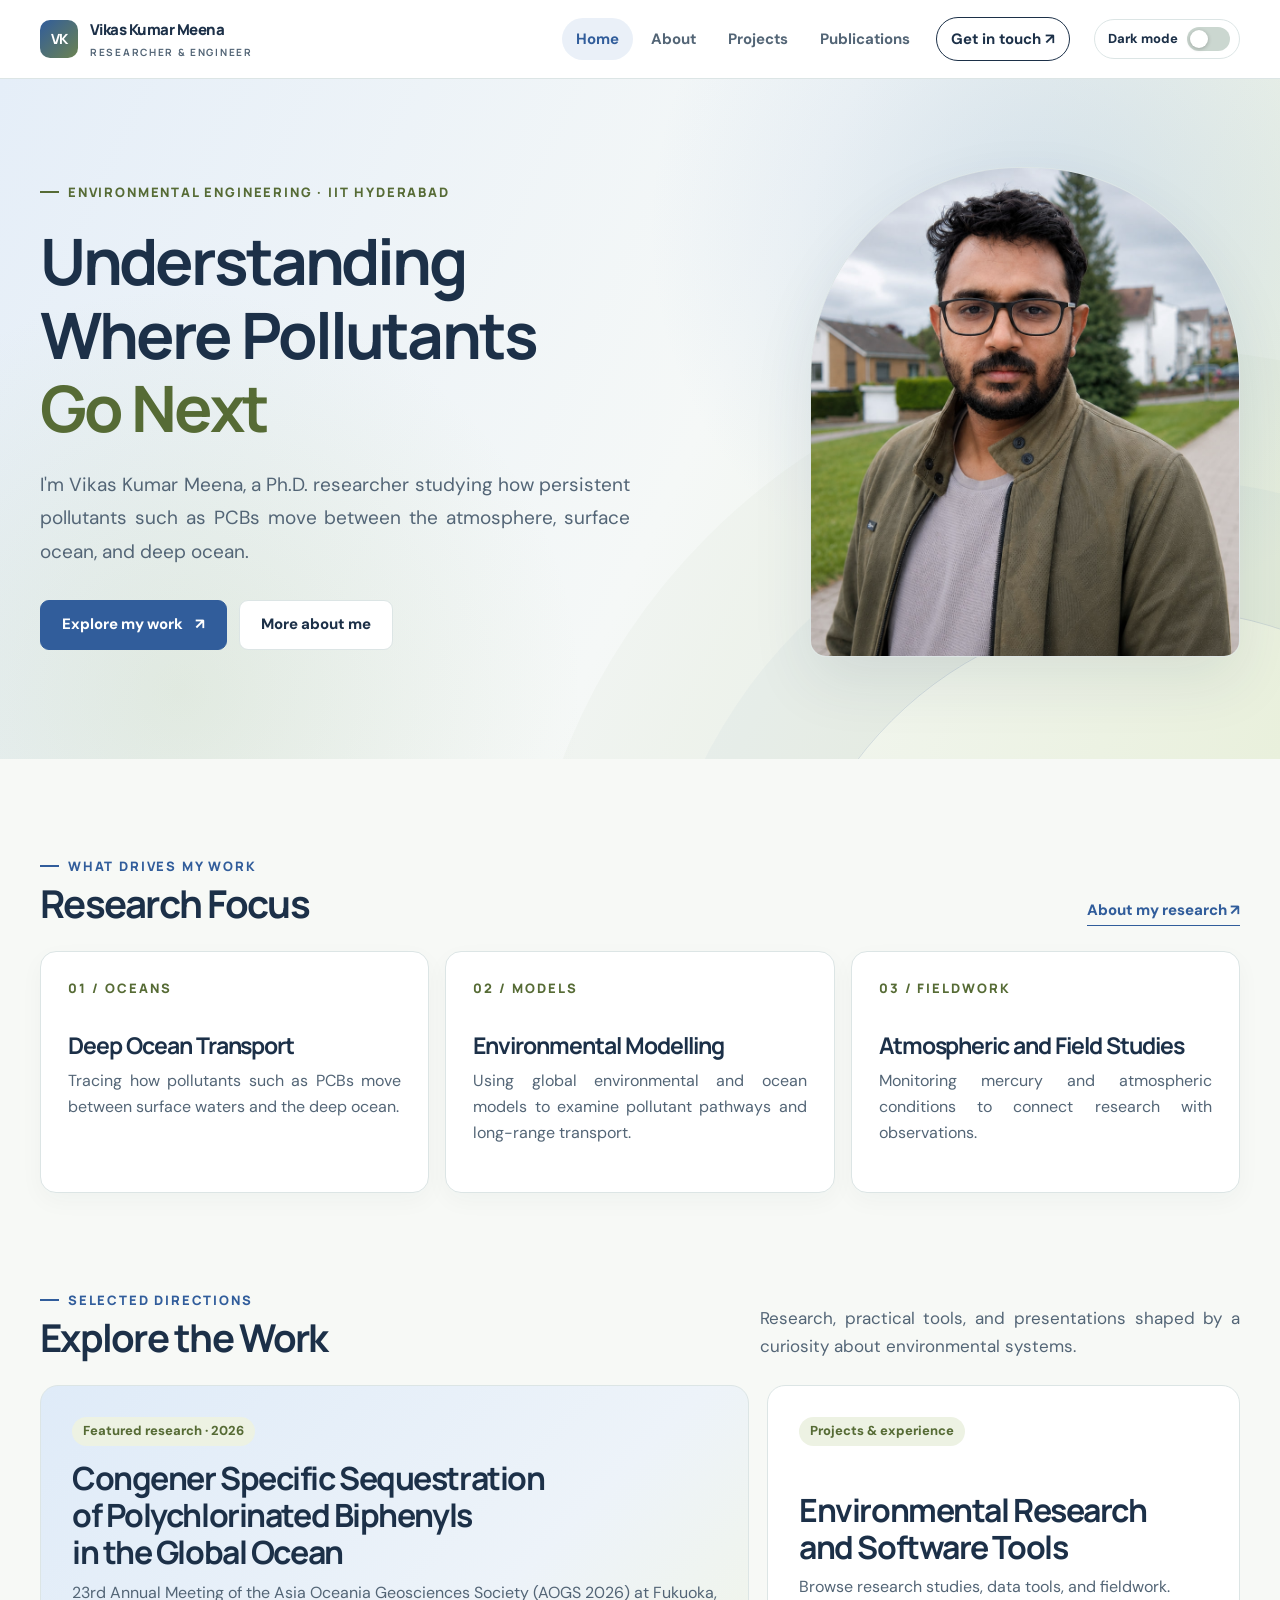
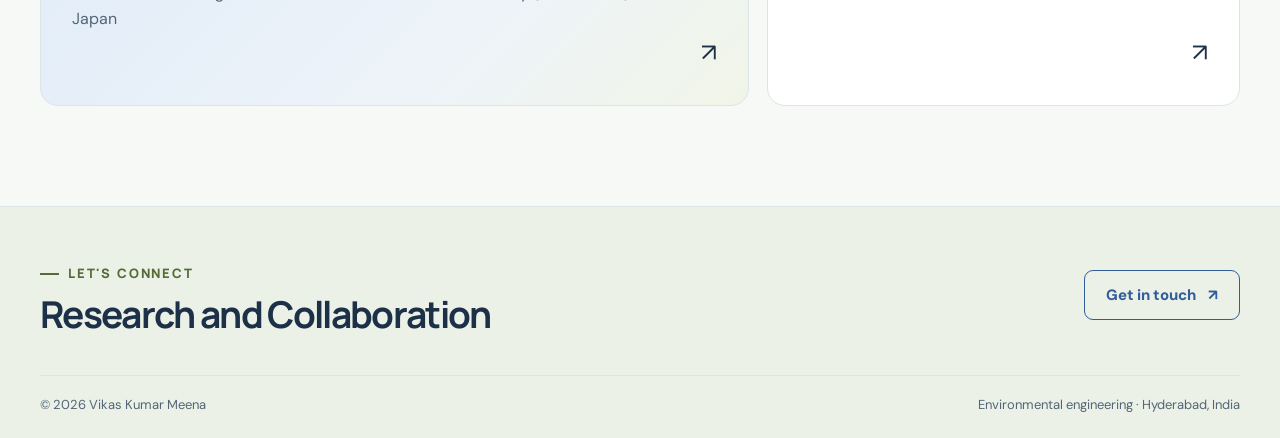
<file: index.html>
<!doctype html>
<html lang="en">
<head>
  <meta charset="utf-8">
  <meta name="viewport" content="width=device-width, initial-scale=1">
  <meta name="description" content="Vikas Kumar Meena is a Ph.D. researcher in environmental engineering at IIT Hyderabad, studying pollutant fate and transport in deep oceans.">
  <title>Vikas Kumar Meena — Environmental Researcher</title>
  <script src="js/site.js"></script>
  <link rel="stylesheet" href="css/base.css">
  <link rel="stylesheet" href="css/site.css">
</head>
<body>
  <a class="skip-link" href="#main">Skip to content</a>
  <header class="site-header">
    <div class="nav-shell">
      <a class="brand" href="index.html" aria-label="Vikas Kumar Meena, home">
        <span class="brand-mark">VK</span>
        <span class="brand-copy"><strong>Vikas Kumar Meena</strong><small>Researcher & Engineer</small></span>
      </a>
      <button class="menu-toggle" type="button" aria-controls="primary-navigation" aria-expanded="false" aria-label="Open navigation"><span></span><span></span></button>
      <nav class="site-nav" id="primary-navigation" aria-label="Main navigation">
        <ul class="nav-list">
          <li><a href="index.html" aria-current="page">Home</a></li>
          <li><a href="about.html">About</a></li>
          <li><a href="projects.html">Projects</a></li>
          <li><a href="publication.html">Publications</a></li>
          <li><a class="nav-contact" href="contact.html">Get in touch ↗</a></li>
        </ul>
      </nav>
      <button class="theme-toggle" type="button" data-theme-toggle aria-label="Dark mode" aria-pressed="false">
        <span class="theme-toggle-label">Dark mode</span>
        <span class="theme-toggle-track" aria-hidden="true"><span class="theme-toggle-thumb"></span></span>
      </button>
    </div>
  </header>

  <main id="main" class="page-main">
    <!-- Introduction -->
    <section class="home-hero" aria-labelledby="hero-title">
      <div class="container hero-grid">
        <div class="hero-copy">
          <span class="eyebrow">Environmental engineering · IIT Hyderabad</span>
          <h1 id="hero-title">Understanding Where Pollutants <em>Go Next</em></h1>
          <p>I'm Vikas Kumar Meena, a Ph.D. researcher studying how persistent pollutants such as PCBs move between the atmosphere, surface ocean, and deep ocean.</p>
          <div class="hero-actions">
            <a class="button" href="projects.html">Explore my work <span aria-hidden="true">↗</span></a>
            <a class="button secondary" href="about.html">More about me</a>
          </div>
        </div>
        <div class="hero-visual">
          <img src="assets/images/home/DSC_4740.jpg" alt="Portrait of Vikas Kumar Meena outdoors" fetchpriority="high">
        </div>
      </div>
    </section>

    <!-- Research focus -->
    <section class="container home-section" aria-labelledby="focus-heading">
      <div class="section-heading">
        <div><span class="eyebrow">What drives my work</span><h2 id="focus-heading">Research Focus</h2></div>
        <a class="section-link" href="about.html#research">About my research ↗</a>
      </div>
      <div class="focus-grid">
        <article class="focus-card">
          <span class="number">01 / OCEANS</span>
          <h3>Deep Ocean Transport</h3>
          <p>Tracing how pollutants such as PCBs move between surface waters and the deep ocean.</p>
        </article>
        <article class="focus-card">
          <span class="number">02 / MODELS</span>
          <h3>Environmental Modelling</h3>
          <p>Using global environmental and ocean models to examine pollutant pathways and long-range transport.</p>
        </article>
        <article class="focus-card">
          <span class="number">03 / FIELDWORK</span>
          <h3>Atmospheric and Field Studies</h3>
          <p>Monitoring mercury and atmospheric conditions to connect research with observations.</p>
        </article>
      </div>
    </section>

    <!-- Featured work -->
    <section class="container home-section" aria-labelledby="explore-heading">
      <div class="section-heading">
        <div><span class="eyebrow">Selected directions</span><h2 id="explore-heading">Explore the Work</h2></div>
        <p>Research, practical tools, and presentations shaped by a curiosity about environmental systems.</p>
      </div>
      <div class="feature-grid">
        <a class="feature-card featured" href="publication.html#conferences">
          <span class="pill">Featured research · 2026</span>
          <div><h3>Congener Specific Sequestration of Polychlorinated Biphenyls in the Global Ocean</h3><p>23rd Annual Meeting of the Asia Oceania Geosciences Society (AOGS 2026) at Fukuoka, Japan</p></div>
          <span class="feature-arrow" aria-hidden="true">↗</span>
        </a>
        <a class="feature-card" href="projects.html">
          <span class="pill">Projects & experience</span>
          <div><h3>Environmental Research and Software Tools</h3><p>Browse research studies, data tools, and fieldwork.</p></div>
          <span class="feature-arrow" aria-hidden="true">↗</span>
        </a>
      </div>
    </section>
  </main>

  <footer class="site-footer">
    <div class="container footer-main">
      <div><span class="eyebrow">Let's connect</span><h2>Research and Collaboration</h2></div>
      <a class="button secondary" href="contact.html">Get in touch <span aria-hidden="true">↗</span></a>
    </div>
    <div class="container footer-bottom">
      <p>© 2026 Vikas Kumar Meena</p>
      <p>Environmental engineering · Hyderabad, India</p>
    </div>
  </footer>
</body>
</html>
</file>
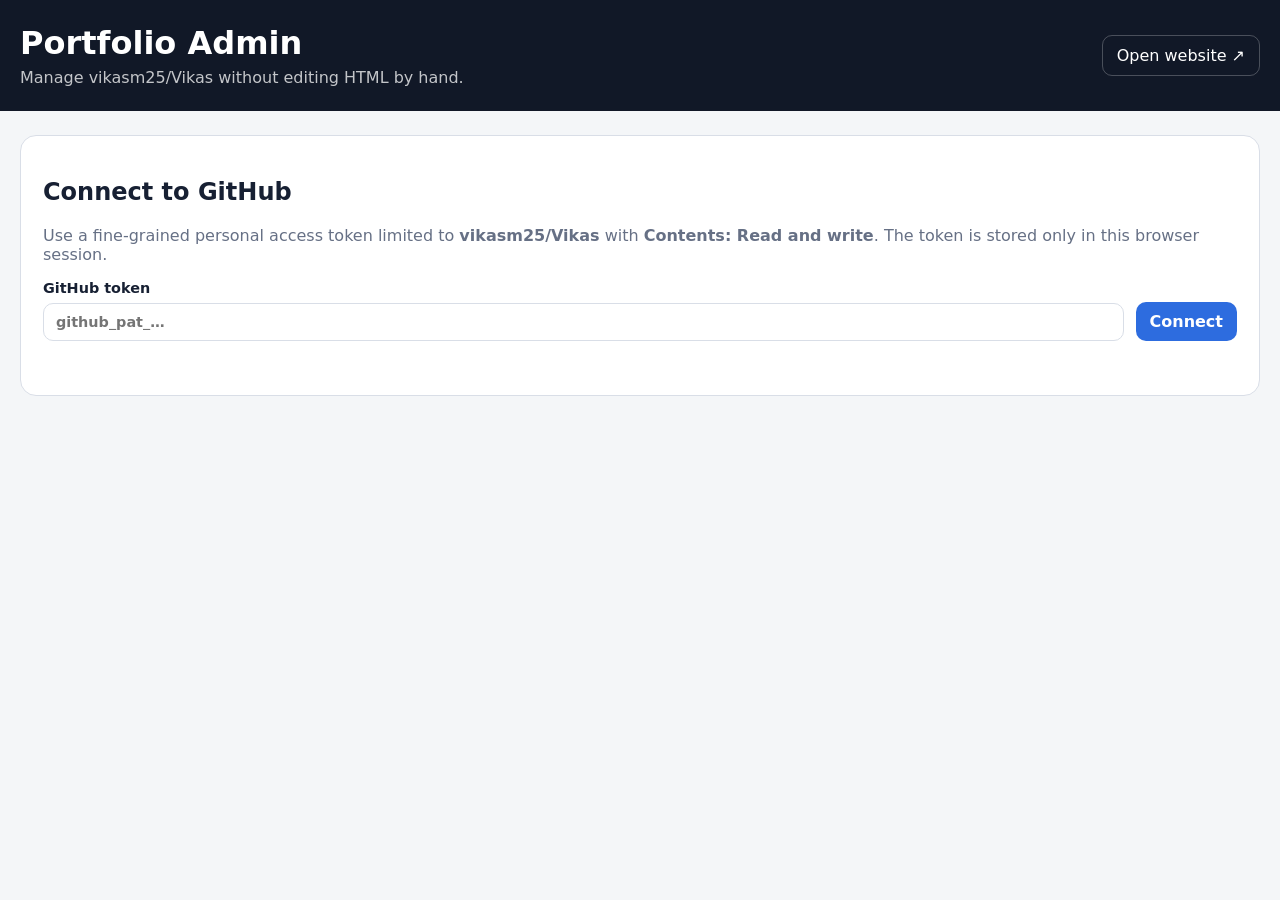
<file: admin/index.html>
<!doctype html>
<html lang="en">
<head>
  <meta charset="utf-8" />
  <meta name="viewport" content="width=device-width,initial-scale=1" />
  <title>Vikas Portfolio Admin</title>
  <link rel="stylesheet" href="admin.css" />
</head>
<body>
  <header class="topbar">
    <div>
      <h1>Portfolio Admin</h1>
      <p>Manage vikasm25/Vikas without editing HTML by hand.</p>
    </div>
    <a class="site-link" href="../" target="_blank" rel="noreferrer">Open website ↗</a>
  </header>

  <main class="shell">
    <section class="panel auth-panel" id="authPanel">
      <div>
        <h2>Connect to GitHub</h2>
        <p class="muted">Use a fine-grained personal access token limited to <strong>vikasm25/Vikas</strong> with <strong>Contents: Read and write</strong>. The token is stored only in this browser session.</p>
      </div>
      <div class="auth-row">
        <label>
          GitHub token
          <input id="token" type="password" autocomplete="off" placeholder="github_pat_…" />
        </label>
        <button id="connectBtn" class="primary">Connect</button>
        <button id="disconnectBtn" class="ghost hidden">Disconnect</button>
      </div>
      <div id="connectionStatus" class="status"></div>
    </section>

    <section class="app-grid hidden" id="appGrid">
      <aside class="sidebar panel">
        <button class="nav-btn active" data-view="home">Home</button>
        <button class="nav-btn" data-view="projects">Projects</button>
        <button class="nav-btn" data-view="experience">Experience</button>
        <button class="nav-btn" data-view="publications">Publications</button>
        <button class="nav-btn" data-view="conferences">Conferences</button>
        <button class="nav-btn" data-view="advanced">Advanced HTML</button>
      </aside>

      <section class="panel workspace">
        <div class="workspace-head">
          <div>
            <h2 id="viewTitle">Home</h2>
            <p id="viewHelp" class="muted">Edit the hero text shown on the home page.</p>
          </div>
          <div class="workspace-actions">
            <button id="reloadBtn" class="ghost">Reload</button>
            <button id="saveBtn" class="primary">Save & publish</button>
          </div>
        </div>

        <div id="notice" class="notice hidden"></div>
        <div id="editor"></div>
      </section>
    </section>
  </main>

  <template id="listEditorTemplate">
    <div>
      <div class="list-toolbar">
        <p class="muted list-count"></p>
        <button class="add-btn primary" type="button">+ Add item</button>
      </div>
      <div class="item-list"></div>
    </div>
  </template>

  <script src="admin.js"></script>
</body>
</html>
</file>
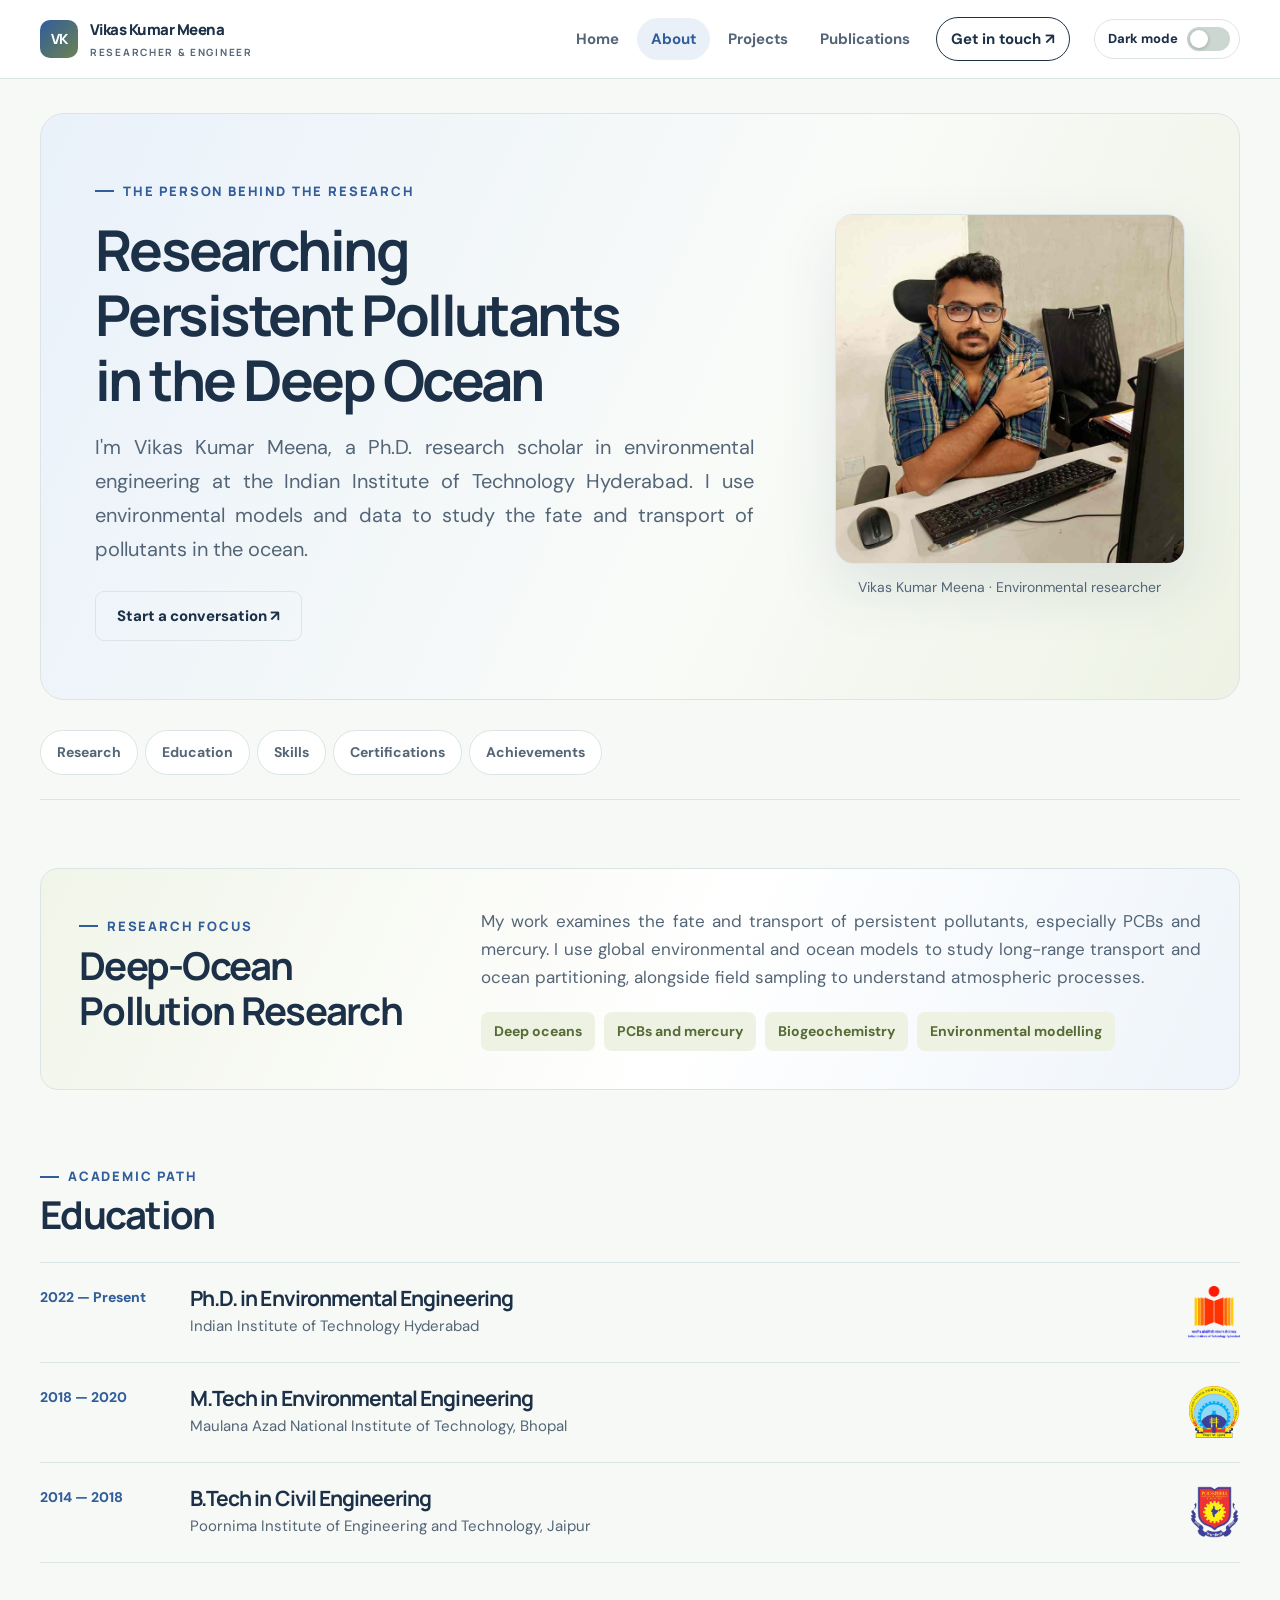
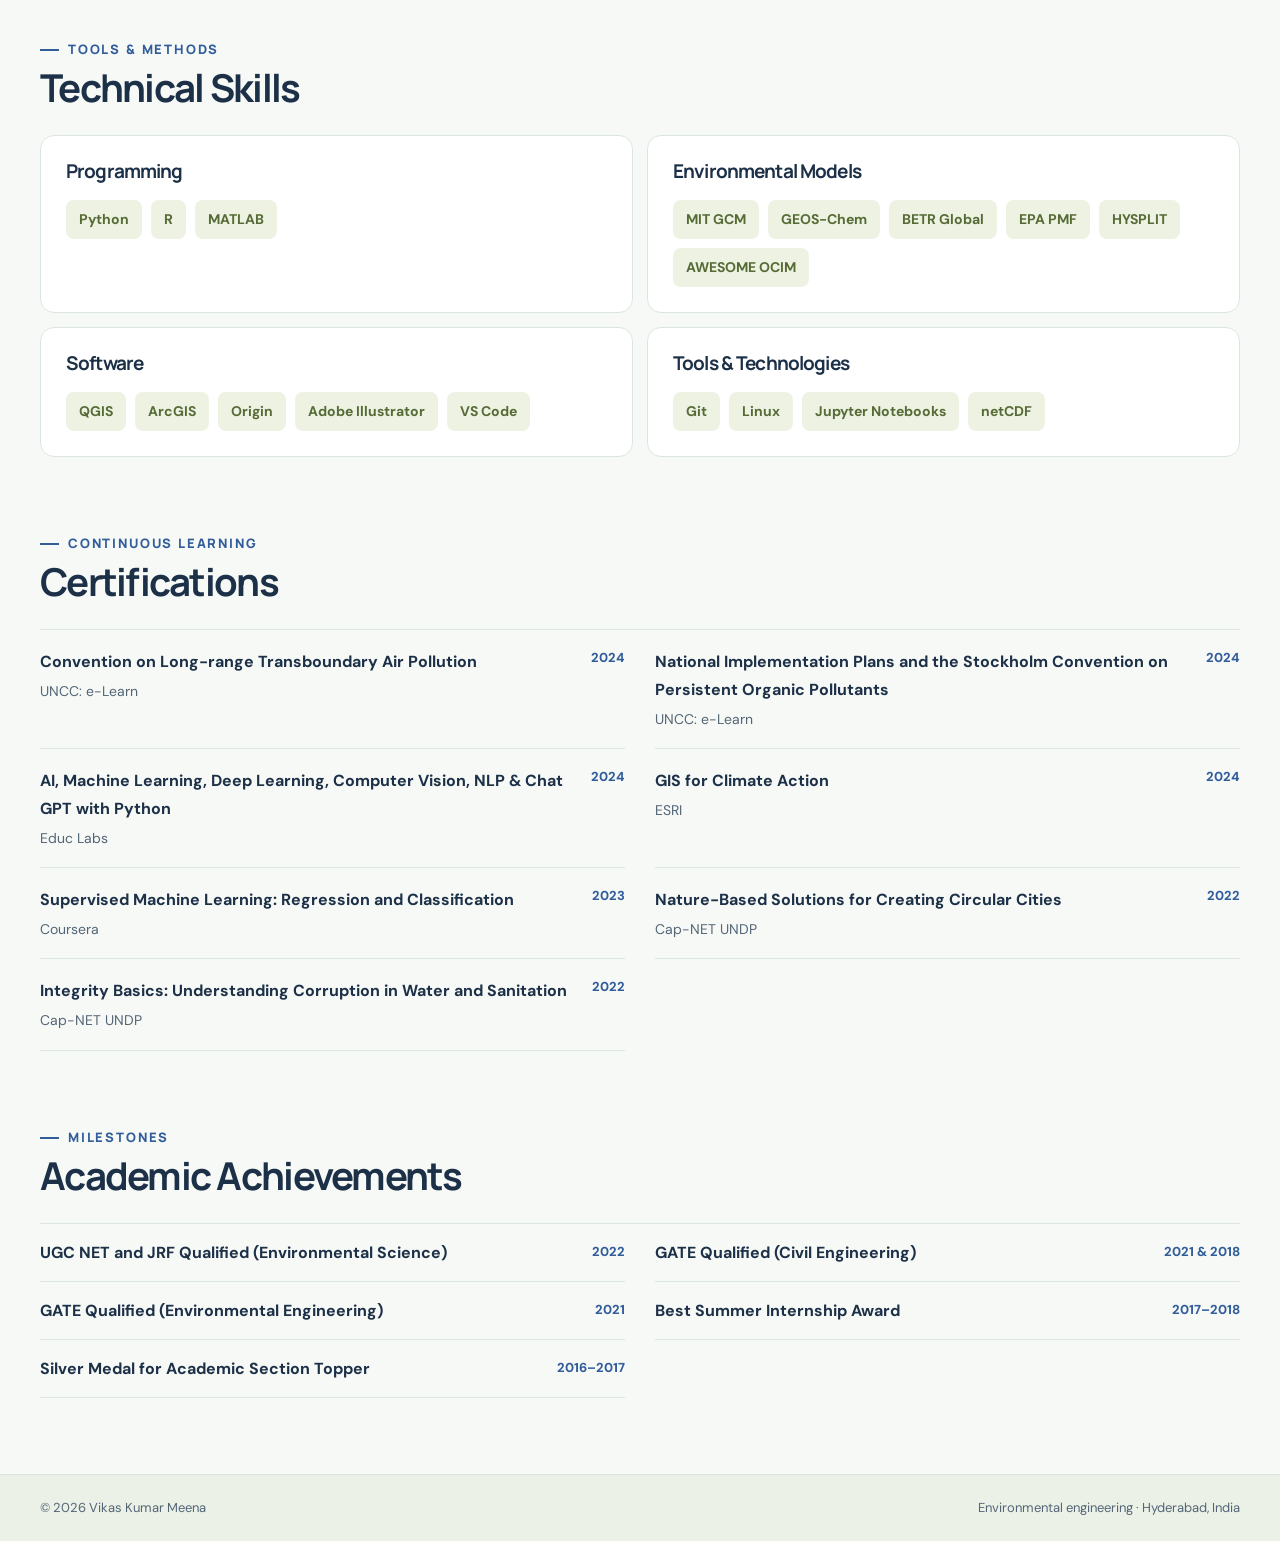
<file: about.html>
<!doctype html>
<html lang="en">
<head>
  <meta charset="utf-8">
  <meta name="viewport" content="width=device-width, initial-scale=1">
  <meta name="description" content="Learn about Vikas Kumar Meena's environmental engineering research, education, technical skills, certifications, and academic achievements.">
  <title>About — Vikas Kumar Meena</title>
  <script src="js/site.js"></script>
  <link rel="stylesheet" href="css/base.css">
  <link rel="stylesheet" href="css/site.css">
</head>
<body>
  <a class="skip-link" href="#main">Skip to content</a>
  <header class="site-header">
    <div class="nav-shell">
      <a class="brand" href="index.html" aria-label="Vikas Kumar Meena, home">
        <span class="brand-mark">VK</span>
        <span class="brand-copy"><strong>Vikas Kumar Meena</strong><small>Researcher & Engineer</small></span>
      </a>
      <button class="menu-toggle" type="button" aria-controls="primary-navigation" aria-expanded="false" aria-label="Open navigation"><span></span><span></span></button>
      <nav class="site-nav" id="primary-navigation" aria-label="Main navigation">
        <ul class="nav-list">
          <li><a href="index.html">Home</a></li>
          <li><a href="about.html" aria-current="page">About</a></li>
          <li><a href="projects.html">Projects</a></li>
          <li><a href="publication.html">Publications</a></li>
          <li><a class="nav-contact" href="contact.html">Get in touch ↗</a></li>
        </ul>
      </nav>
      <button class="theme-toggle" type="button" data-theme-toggle aria-label="Dark mode" aria-pressed="false">
        <span class="theme-toggle-label">Dark mode</span>
        <span class="theme-toggle-track" aria-hidden="true"><span class="theme-toggle-thumb"></span></span>
      </button>
    </div>
  </header>

  <main id="main" class="page-main container">
    <!-- Introduction -->
    <div class="about-hero">
      <div>
        <span class="eyebrow">The person behind the research</span>
        <h1>Researching Persistent Pollutants in the Deep Ocean</h1>
        <p class="lead">I'm Vikas Kumar Meena, a Ph.D. research scholar in environmental engineering at the Indian Institute of Technology Hyderabad. I use environmental models and data to study the fate and transport of pollutants in the ocean.</p>
        <a class="button secondary" href="contact.html">Start a conversation ↗</a>
      </div>
      <figure class="about-portrait">
        <img src="assets/images/about/About.jpg" alt="Portrait of Vikas Kumar Meena">
        <small>Vikas Kumar Meena · Environmental researcher</small>
      </figure>
    </div>
    <nav class="anchor-tabs about-tabs" aria-label="About page sections">
      <a href="#research">Research</a><a href="#education">Education</a><a href="#skills">Skills</a>
      <a href="#certifications">Certifications</a><a href="#achievements">Achievements</a>
    </nav>

    <!-- Research -->
    <section id="research" class="about-section">
      <div class="research-panel">
        <div><span class="eyebrow">Research focus</span><h2>Deep-Ocean Pollution Research</h2></div>
        <div>
          <p>My work examines the fate and transport of persistent pollutants, especially PCBs and mercury. I use global environmental and ocean models to study long-range transport and ocean partitioning, alongside field sampling to understand atmospheric processes.</p>
          <div class="topic-list"><span>Deep oceans</span><span>PCBs and mercury</span><span>Biogeochemistry</span><span>Environmental modelling</span></div>
        </div>
      </div>
    </section>

    <!-- Education -->
    <section id="education" class="about-section">
      <div class="section-heading"><div><span class="eyebrow">Academic path</span><h2>Education</h2></div></div>
      <div class="timeline">
        <article class="timeline-item">
          <time>2022 — Present</time>
          <div><h3>Ph.D. in Environmental Engineering</h3><p>Indian Institute of Technology Hyderabad</p></div>
          <img src="assets/images/about/IITH.png" alt="" loading="lazy">
        </article>
        <article class="timeline-item">
          <time>2018 — 2020</time>
          <div><h3>M.Tech in Environmental Engineering</h3><p>Maulana Azad National Institute of Technology, Bhopal</p></div>
          <img src="assets/images/about/MANIT.png" alt="" loading="lazy">
        </article>
        <article class="timeline-item">
          <time>2014 — 2018</time>
          <div><h3>B.Tech in Civil Engineering</h3><p>Poornima Institute of Engineering and Technology, Jaipur</p></div>
          <img src="assets/images/about/PIET.png" alt="" loading="lazy">
        </article>
      </div>
    </section>

    <!-- Skills -->
    <section id="skills" class="about-section">
      <div class="section-heading"><div><span class="eyebrow">Tools & methods</span><h2>Technical Skills</h2></div></div>
      <div class="skill-grid">
        <div class="skill-group">
          <h3>Programming</h3>
          <div class="topic-list"><span>Python</span><span>R</span><span>MATLAB</span></div>
        </div>
        <div class="skill-group">
          <h3>Environmental Models</h3>
          <div class="topic-list"><span>MIT GCM</span><span>GEOS-Chem</span><span>BETR Global</span><span>EPA PMF</span><span>HYSPLIT</span><span>AWESOME OCIM</span></div>
        </div>
        <div class="skill-group">
          <h3>Software</h3>
          <div class="topic-list"><span>QGIS</span><span>ArcGIS</span><span>Origin</span><span>Adobe Illustrator</span><span>VS Code</span></div>
        </div>
        <div class="skill-group">
          <h3>Tools & Technologies</h3>
          <div class="topic-list"><span>Git</span><span>Linux</span><span>Jupyter Notebooks</span><span>netCDF</span></div>
        </div>
      </div>
    </section>

    <!-- Certifications -->
    <section id="certifications" class="about-section">
      <div class="section-heading"><div><span class="eyebrow">Continuous learning</span><h2>Certifications</h2></div></div>
      <div class="compact-list">
        <div class="compact-row"><div><strong>Convention on Long-range Transboundary Air Pollution</strong><small>UNCC: e-Learn</small></div><time>2024</time></div>
        <div class="compact-row"><div><strong>National Implementation Plans and the Stockholm Convention on Persistent Organic Pollutants</strong><small>UNCC: e-Learn</small></div><time>2024</time></div>
        <div class="compact-row"><div><strong>AI, Machine Learning, Deep Learning, Computer Vision, NLP & Chat GPT with Python</strong><small>Educ Labs</small></div><time>2024</time></div>
        <div class="compact-row"><div><strong>GIS for Climate Action</strong><small>ESRI</small></div><time>2024</time></div>
        <div class="compact-row"><div><strong>Supervised Machine Learning: Regression and Classification</strong><small>Coursera</small></div><time>2023</time></div>
        <div class="compact-row"><div><strong>Nature-Based Solutions for Creating Circular Cities</strong><small>Cap-NET UNDP</small></div><time>2022</time></div>
        <div class="compact-row"><div><strong>Integrity Basics: Understanding Corruption in Water and Sanitation</strong><small>Cap-NET UNDP</small></div><time>2022</time></div>
      </div>
    </section>

    <!-- Achievements -->
    <section id="achievements" class="about-section">
      <div class="section-heading"><div><span class="eyebrow">Milestones</span><h2>Academic Achievements</h2></div></div>
      <div class="compact-list">
        <div class="compact-row"><strong>UGC NET and JRF Qualified (Environmental Science)</strong><time>2022</time></div>
        <div class="compact-row"><strong>GATE Qualified (Civil Engineering)</strong><time>2021 & 2018</time></div>
        <div class="compact-row"><strong>GATE Qualified (Environmental Engineering)</strong><time>2021</time></div>
        <div class="compact-row"><strong>Best Summer Internship Award</strong><time>2017–2018</time></div>
        <div class="compact-row"><strong>Silver Medal for Academic Section Topper</strong><time>2016–2017</time></div>
      </div>
    </section>
  </main>

  <footer class="site-footer site-footer--simple">
    <div class="container footer-bottom">
      <p>© 2026 Vikas Kumar Meena</p>
      <p>Environmental engineering · Hyderabad, India</p>
    </div>
  </footer>
</body>
</html>
</file>
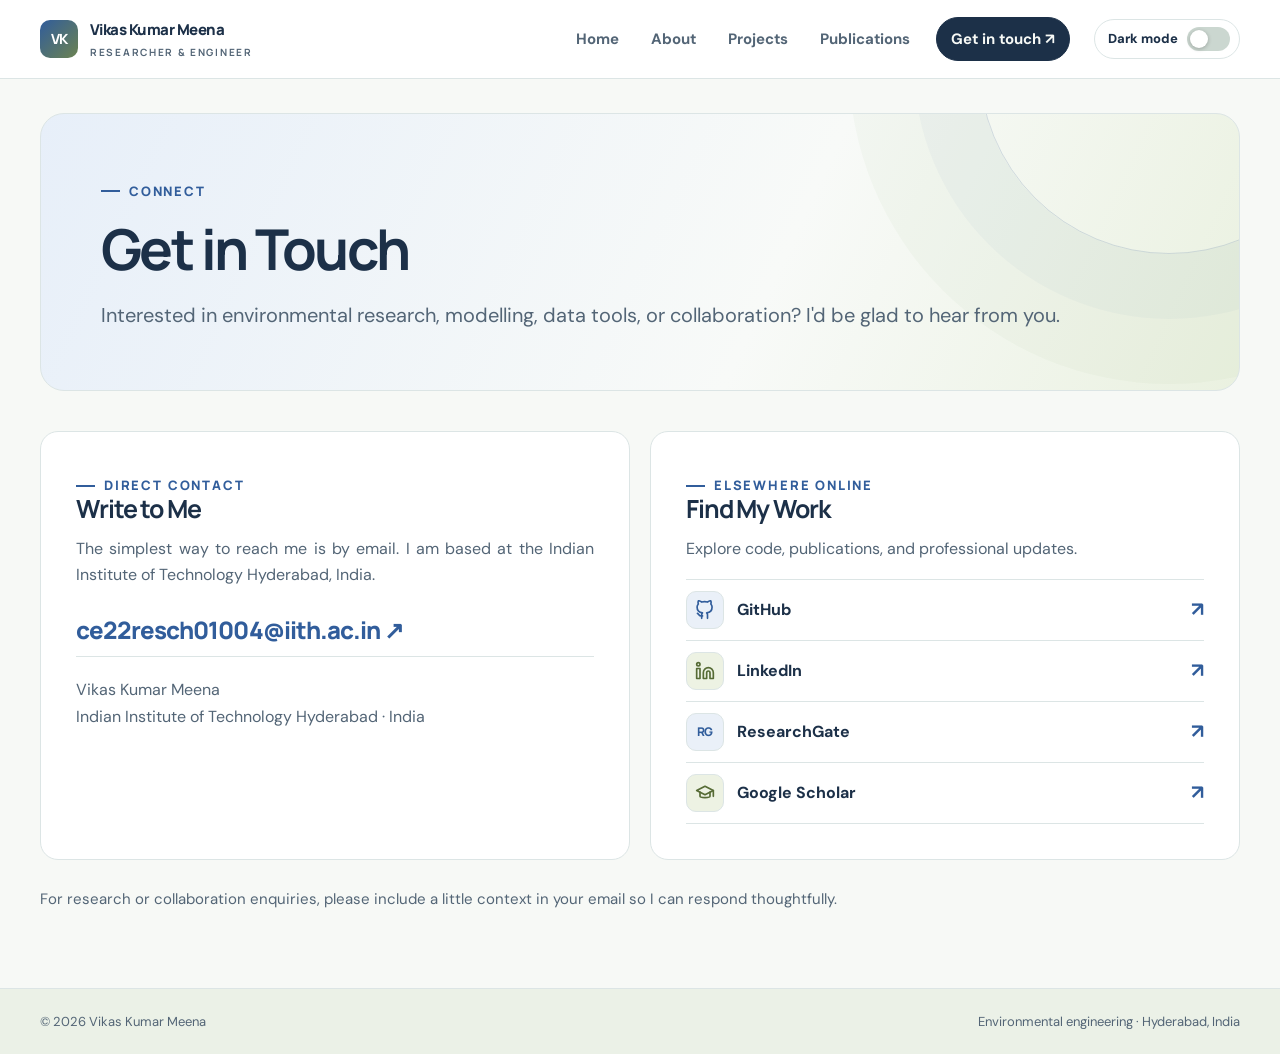
<file: contact.html>
<!doctype html>
<html lang="en">
<head>
  <meta charset="utf-8">
  <meta name="viewport" content="width=device-width, initial-scale=1">
  <meta name="description" content="Contact environmental engineering researcher Vikas Kumar Meena at IIT Hyderabad or connect through GitHub, LinkedIn, ResearchGate, and Google Scholar.">
  <title>Contact — Vikas Kumar Meena</title>
  <script src="js/site.js"></script>
  <link rel="stylesheet" href="css/base.css">
  <link rel="stylesheet" href="css/site.css">
</head>
<body>
  <a class="skip-link" href="#main">Skip to content</a>
  <header class="site-header">
    <div class="nav-shell">
      <a class="brand" href="index.html" aria-label="Vikas Kumar Meena, home">
        <span class="brand-mark">VK</span>
        <span class="brand-copy"><strong>Vikas Kumar Meena</strong><small>Researcher & Engineer</small></span>
      </a>
      <button class="menu-toggle" type="button" aria-controls="primary-navigation" aria-expanded="false" aria-label="Open navigation"><span></span><span></span></button>
      <nav class="site-nav" id="primary-navigation" aria-label="Main navigation">
        <ul class="nav-list">
          <li><a href="index.html">Home</a></li>
          <li><a href="about.html">About</a></li>
          <li><a href="projects.html">Projects</a></li>
          <li><a href="publication.html">Publications</a></li>
          <li><a class="nav-contact" href="contact.html" aria-current="page">Get in touch ↗</a></li>
        </ul>
      </nav>
      <button class="theme-toggle" type="button" data-theme-toggle aria-label="Dark mode" aria-pressed="false">
        <span class="theme-toggle-label">Dark mode</span>
        <span class="theme-toggle-track" aria-hidden="true"><span class="theme-toggle-thumb"></span></span>
      </button>
    </div>
  </header>
  <main id="main" class="page-main container">
    <div class="page-intro">
      <span class="eyebrow">Connect</span>
      <h1>Get in Touch</h1>
      <p class="lead">Interested in environmental research, modelling, data tools, or collaboration? I'd be glad to hear from you.</p>
    </div>
    <!-- Contact options -->
    <div class="contact-grid">
      <section class="contact-panel" aria-labelledby="email-heading">
        <span class="eyebrow">Direct contact</span>
        <h2 id="email-heading">Write to Me</h2>
        <p>The simplest way to reach me is by email. I am based at the Indian Institute of Technology Hyderabad, India.</p>
        <a class="contact-email" href="mailto:ce22resch01004@iith.ac.in">ce22resch01004@iith.ac.in ↗</a>
        <p class="contact-location">Vikas Kumar Meena<br>Indian Institute of Technology Hyderabad · India</p>
      </section>
      <section class="contact-panel" aria-labelledby="social-heading">
        <span class="eyebrow">Elsewhere online</span>
        <h2 id="social-heading">Find My Work</h2>
        <p>Explore code, publications, and professional updates.</p>
        <div class="social-list">
          <a href="https://github.com/vikasm25" target="_blank" rel="noopener noreferrer">
            <span class="social-link-label"><span class="social-icon" aria-hidden="true"><svg viewBox="0 0 24 24"><path d="M9 19c-4.3 1.3-4.3-2.5-6-3m12 6v-3.87a3.37 3.37 0 0 0-.94-2.61c3.14-.35 6.44-1.54 6.44-7A5.44 5.44 0 0 0 19 4.77 5.07 5.07 0 0 0 18.91 1S17.73.65 15 2.48a13.38 13.38 0 0 0-7 0C5.27.65 4.09 1 4.09 1A5.07 5.07 0 0 0 4 4.77 5.44 5.44 0 0 0 2.5 8.5c0 5.42 3.3 6.61 6.44 7A3.37 3.37 0 0 0 8 18.13V22"/></svg></span><span>GitHub</span></span>
            <span class="social-arrow" aria-hidden="true">↗</span>
          </a>
          <a href="https://www.linkedin.com/in/vikas-kumar-m-206001194/" target="_blank" rel="noopener noreferrer">
            <span class="social-link-label"><span class="social-icon" aria-hidden="true"><svg viewBox="0 0 24 24"><path d="M16 8a6 6 0 0 1 6 6v7h-4v-7a2 2 0 0 0-4 0v7h-4v-7a6 6 0 0 1 6-6Z"/><path d="M2 9h4v12H2z"/><circle cx="4" cy="4" r="2"/></svg></span><span>LinkedIn</span></span>
            <span class="social-arrow" aria-hidden="true">↗</span>
          </a>
          <a href="https://www.researchgate.net/profile/Vikas-Meena-16?ev=hdr_xprf" target="_blank" rel="noopener noreferrer">
            <span class="social-link-label"><span class="social-icon" aria-hidden="true"><span class="social-monogram">RG</span></span><span>ResearchGate</span></span>
            <span class="social-arrow" aria-hidden="true">↗</span>
          </a>
          <a href="https://scholar.google.com/citations?user=abpegDQAAAAJ&amp;hl=en" target="_blank" rel="noopener noreferrer">
            <span class="social-link-label"><span class="social-icon" aria-hidden="true"><svg viewBox="0 0 24 24"><path d="m2 9 10-5 10 5-10 5L2 9Z"/><path d="M6 11v5c0 2 12 2 12 0v-5M22 9v7"/></svg></span><span>Google Scholar</span></span>
            <span class="social-arrow" aria-hidden="true">↗</span>
          </a>
        </div>
      </section>
    </div>
    <p class="contact-note">For research or collaboration enquiries, please include a little context in your email so I can respond thoughtfully.</p>
  </main>
  <footer class="site-footer site-footer--simple">
    <div class="container footer-bottom">
      <p>© 2026 Vikas Kumar Meena</p>
      <p>Environmental engineering · Hyderabad, India</p>
    </div>
  </footer>
</body>
</html>
</file>
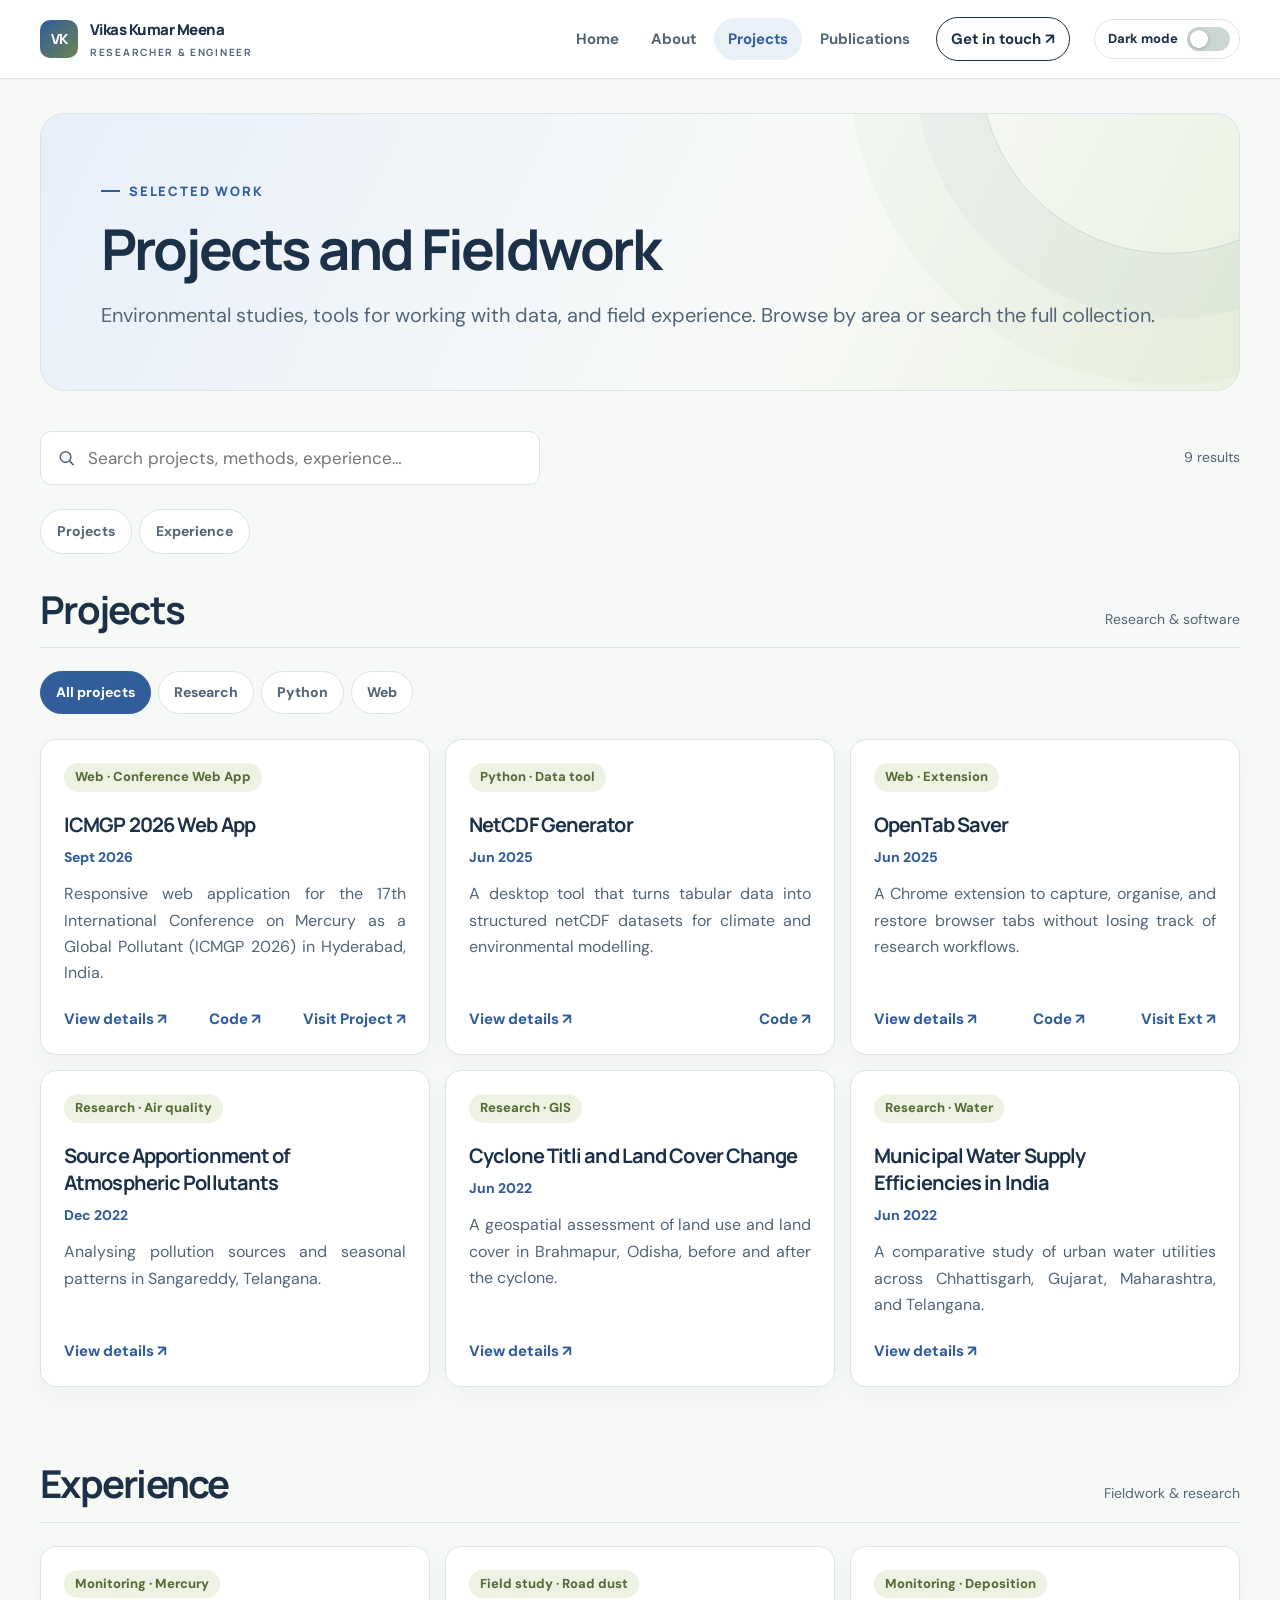
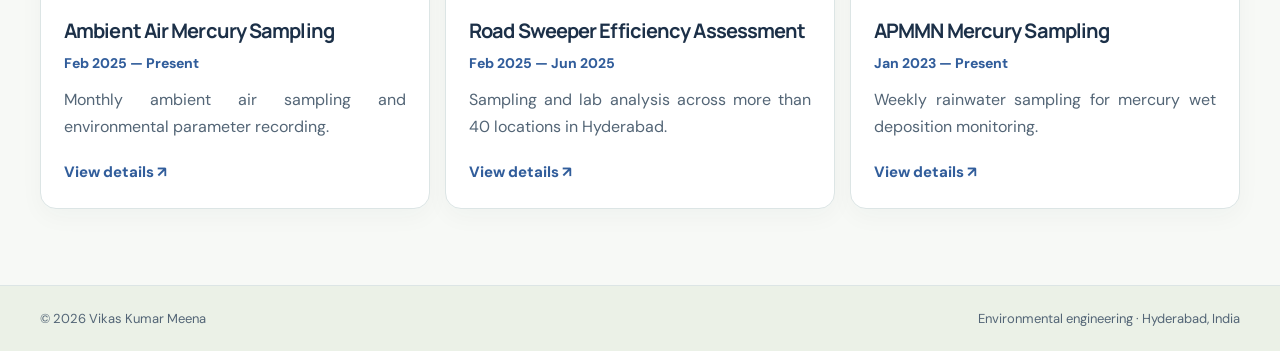
<file: projects.html>
<!doctype html>
<html lang="en">
<head>
  <meta charset="utf-8">
  <meta name="viewport" content="width=device-width, initial-scale=1">
  <meta name="description" content="Explore Vikas Kumar Meena's environmental research, software projects, and fieldwork experience.">
  <title>Projects & Experience — Vikas Kumar Meena</title>
  <script src="js/site.js"></script>
  <link rel="stylesheet" href="css/base.css">
  <link rel="stylesheet" href="css/site.css">
  <script src="js/catalog.js" defer></script>
</head>
<body>
  <a class="skip-link" href="#main">Skip to content</a>
  <header class="site-header">
    <div class="nav-shell">
      <a class="brand" href="index.html" aria-label="Vikas Kumar Meena, home">
        <span class="brand-mark">VK</span>
        <span class="brand-copy"><strong>Vikas Kumar Meena</strong><small>Researcher & Engineer</small></span>
      </a>
      <button class="menu-toggle" type="button" aria-controls="primary-navigation" aria-expanded="false" aria-label="Open navigation"><span></span><span></span></button>
      <nav class="site-nav" id="primary-navigation" aria-label="Main navigation">
        <ul class="nav-list">
          <li><a href="index.html">Home</a></li>
          <li><a href="about.html">About</a></li>
          <li><a href="projects.html" aria-current="page">Projects</a></li>
          <li><a href="publication.html">Publications</a></li>
          <li><a class="nav-contact" href="contact.html">Get in touch ↗</a></li>
        </ul>
      </nav>
      <button class="theme-toggle" type="button" data-theme-toggle aria-label="Dark mode" aria-pressed="false">
        <span class="theme-toggle-label">Dark mode</span>
        <span class="theme-toggle-track" aria-hidden="true"><span class="theme-toggle-thumb"></span></span>
      </button>
    </div>
  </header>

  <main id="main" class="page-main container">
    <!-- Page introduction and search -->
    <div class="page-intro">
      <span class="eyebrow">Selected work</span>
      <h1>Projects and Fieldwork</h1>
      <p class="lead">Environmental studies, tools for working with data, and field experience. Browse by area or search the full collection.</p>
    </div>
    <div class="catalog-toolbar">
      <label class="search-field">
        <svg viewBox="0 0 24 24" aria-hidden="true"><circle cx="10.8" cy="10.8" r="6.7"/><path d="m16 16 5 5"/></svg>
        <input type="search" data-catalog-search aria-label="Search projects and experience" placeholder="Search projects, methods, experience…" autocomplete="off">
      </label>
      <p class="result-count" data-result-count role="status" aria-live="polite">8 items</p>
    </div>
    <nav class="anchor-tabs" aria-label="Projects page sections">
      <a href="#projects">Projects</a><a href="#experience">Experience</a>
    </nav>

    <!-- Projects -->
    <section id="projects" class="catalog-section" data-catalog-section>
      <div class="catalog-heading">
        <h2>Projects</h2><span>Research & software</span>
      </div>
      <div class="filter-bar" role="group" aria-label="Filter projects">
        <button type="button" data-project-filter="all" aria-pressed="true">All projects</button>
        <button type="button" data-project-filter="research" aria-pressed="false">Research</button>
        <button type="button" data-project-filter="python" aria-pressed="false">Python</button>
        <button type="button" data-project-filter="web" aria-pressed="false">Web</button>
      </div>
      <div class="work-grid">
        <!-- For unpublished links, add the URL and remove hidden to show the action. -->

        <article class="work-card searchable-entry" data-category="web personal" data-image-src="assets/images/projects/ICMGP2026.png" data-image-alt="Illustration of CSV and Excel files converting to netCDF">
          <span class="pill">Web · Conference Web App</span>
          <h3>ICMGP 2026 Web App</h3>
          <time>Sept 2026</time>
          <p class="summary">Responsive web application for the 17th International Conference on Mercury as a Global Pollutant (ICMGP 2026) in Hyderabad, India.</p>
          <p class="work-detail">Responsive web application for the 17th International Conference on Mercury as a Global Pollutant (ICMGP 2026) in Hyderabad, India.
                                The app gives participants a searchable conference programme, presentation and workshop details, personal schedule bookmarking, announcements,
                                venue links, sponsor information, special-issue information, and essential conference contacts. Programme content is loaded from an Excel workbook
                                at runtime, so most schedule updates do not require rebuilding the interface.</p>
          <div class="work-card-bottom">
            <button type="button" data-open-detail>View details ↗</button>
            <a href="https://github.com/vikasm25/ICMGP_2026_WebApp.git" target="_blank" rel="noopener noreferrer">Code ↗</a>
            <a href="https://icmgp-2026-app.vercel.app/" target="_blank" rel="noopener noreferrer">Visit Project ↗</a>
          </div>
        </article>

        <article class="work-card searchable-entry" data-category="python personal" data-image-src="assets/images/projects/Netcdf_Generator.png" data-image-alt="Illustration of CSV and Excel files converting to netCDF">
          <span class="pill">Python · Data tool</span>
          <h3>NetCDF Generator</h3>
          <time>Jun 2025</time>
          <p class="summary">A desktop tool that turns tabular data into structured netCDF datasets for climate and environmental modelling.</p>
          <p class="work-detail">NetCDF Generator is a Python-based GUI application that simplifies the conversion of tabular data (CSV/Excel) into structured NetCDF4 datasets with full multi-dimensional support. Built on the Xarray backend, it enables researchers, scientists, and engineers to prepare climate, environmental, or geospatial data for advanced modelling and analysis without complex coding. Features include custom grid resolution, NaN/zero handling, and light/dark theme switching.</p>
          <div class="work-card-bottom">
            <button type="button" data-open-detail>View details ↗</button>
            <a href="https://github.com/vikasm25/NetCDF-Generator.git" target="_blank" rel="noopener noreferrer">Code ↗</a>
            <a href="" target="_blank" rel="noopener noreferrer" hidden>Visit Project ↗</a>
          </div>
        </article>
        <article class="work-card searchable-entry" data-category="web personal" data-image-src="assets/images/projects/Open_Tab_Saver.png" data-image-alt="OpenTab Saver project artwork">
          <span class="pill">Web · Extension</span>
          <h3>OpenTab Saver</h3>
          <time>Jun 2025</time>
          <p class="summary">A Chrome extension to capture, organise, and restore browser tabs without losing track of research workflows.</p>
          <p class="work-detail">OpenTab Saver is a Chrome extension designed to solve tab overload by letting you capture, organise, and restore your open browser tabs. It supports manual and automated snapshots, groups tabs by date, and restores them with a click. CSV export and full JSON backups help students, researchers, and professionals turn browsing history into an organised resource.</p>
          <div class="work-card-bottom">
            <button type="button" data-open-detail>View details ↗</button>
            <a href="https://github.com/vikasm25/Open_Tab_Saver.git" target="_blank" rel="noopener noreferrer">Code ↗</a>
            <a href="https://chromewebstore.google.com/detail/open-tab-saver/agabgpgikpkdmploimpbjolmlmpbcnpn" target="_blank" rel="noopener noreferrer">Visit Ext ↗</a>
          </div>
        </article>
        <article class="work-card searchable-entry" data-category="research" data-image-src="assets/images/projects/Source.png" data-image-alt="Illustration of atmospheric pollution sources">
          <span class="pill">Research · Air quality</span>
          <h3>Source Apportionment of Atmospheric Pollutants</h3>
          <time>Dec 2022</time>
          <p class="summary">Analysing pollution sources and seasonal patterns in Sangareddy, Telangana.</p>
          <p class="work-detail">Carried out a study using 2019 ambient air quality data to identify and characterise atmospheric pollutant sources with the U.S. EPA Positive Matrix Factorization (PMF) model. Investigated seasonal variation, computed air mass back trajectories with HYSPLIT, and performed Potential Source Contribution Function (PSCF) analysis. Python was used for data preparation and R for plotting and visualisation.</p>
          <div class="work-card-bottom">
            <button type="button" data-open-detail>View details ↗</button>
            <a href="" target="_blank" rel="noopener noreferrer" hidden>Visit Project ↗</a>
          </div>
        </article>
        <article class="work-card searchable-entry" data-category="research" data-image-src="assets/images/projects/LULC.png" data-image-alt="Land use and land cover project artwork">
          <span class="pill">Research · GIS</span>
          <h3>Cyclone Titli and Land Cover Change</h3>
          <time>Jun 2022</time>
          <p class="summary">A geospatial assessment of land use and land cover in Brahmapur, Odisha, before and after the cyclone.</p>
          <p class="work-detail">Conducted a geospatial analysis to assess the impact of Cyclone Titli on land use and land cover in Brahmapur as part of coursework. Used Sentinel-2 satellite imagery and the Semi-Automatic Classification Plugin in QGIS to create false colour composites, perform supervised classification, and map changes before and after the cyclone. The project demonstrated how remote sensing and GIS can support disaster impact assessment.</p>
          <div class="work-card-bottom">
            <button type="button" data-open-detail>View details ↗</button>
            <a href="" target="_blank" rel="noopener noreferrer" hidden>Visit Project ↗</a>
          </div>
        </article>
        <article class="work-card searchable-entry" data-category="research" data-image-src="assets/images/projects/Master.png" data-image-alt="Water supply research project artwork">
          <span class="pill">Research · Water</span>
          <h3>Municipal Water Supply Efficiencies in India</h3>
          <time>Jun 2022</time>
          <p class="summary">A comparative study of urban water utilities across Chhattisgarh, Gujarat, Maharashtra, and Telangana.</p>
          <p class="work-detail">Evaluated the operational efficiency of 441 urban water utilities across four Indian states using Data Envelopment Analysis (DEA). Identified top-performing utilities through scorecard analysis and assessed input-output efficiency. Findings suggested that utilities in Maharashtra and Gujarat performed better than those in Chhattisgarh and Telangana, with substantial theoretical potential for cost and staffing optimisation. The study highlighted the need for sustainable resource management.</p>
          <div class="work-card-bottom">
            <button type="button" data-open-detail>View details ↗</button>
            <a href="" target="_blank" rel="noopener noreferrer" hidden>Visit Project ↗</a>
          </div>
        </article>
      </div>
      <div class="empty-state"><strong>No projects found.</strong>Try another search or choose a different filter.</div>
    </section>

    <!-- Field and research experience -->
    <section id="experience" class="catalog-section" data-catalog-section>
      <div class="catalog-heading">
        <h2>Experience</h2><span>Fieldwork & research</span>
      </div>
      <div class="experience-grid">
        <article class="experience-card searchable-entry">
          <span class="pill">Monitoring · Mercury</span>
          <h3>Ambient Air Mercury Sampling</h3>
          <time>Feb 2025 — Present</time>
          <p>Monthly ambient air sampling and environmental parameter recording.</p>
          <p class="work-detail">Conducting monthly ambient air mercury sampling using glass tube cartridges as part of a monitoring initiative at the Indian Institute of Technology Hyderabad. Responsible for collecting air samples and recording temperature, humidity, and atmospheric pressure. Ensured careful sample handling, labelling, and documentation in accordance with standard protocols.</p>
          <button type="button" data-open-detail>View details ↗</button>
        </article>
        <article class="experience-card searchable-entry">
          <span class="pill">Field study · Road dust</span>
          <h3>Road Sweeper Efficiency Assessment</h3>
          <time>Feb 2025 — Jun 2025</time>
          <p>Sampling and lab analysis across more than 40 locations in Hyderabad.</p>
          <p class="work-detail">Conducted road dust sampling across more than 40 locations in Hyderabad for a Telangana Pollution Control Board study evaluating mechanical road sweeping machines. Analysed loss on ignition, pH, silt content, electrical conductivity, and particle size distribution. Calculated performance measures and interpreted cleaning effectiveness, using QGIS to map locations and Python for data analysis and visualisation.</p>
          <button type="button" data-open-detail>View details ↗</button>
        </article>
        <article class="experience-card searchable-entry">
          <span class="pill">Monitoring · Deposition</span>
          <h3>APMMN Mercury Sampling</h3>
          <time>Jan 2023 — Present</time>
          <p>Weekly rainwater sampling for mercury wet deposition monitoring.</p>
          <p class="work-detail">Conducted weekly rainwater sampling to support mercury wet deposition monitoring under the Asia Pacific Mercury Monitoring Network (APMMN), through involvement with a participating research group at the Indian Institute of Technology Hyderabad. Handled sample collection, labelling, and documentation in accordance with network protocols.</p>
          <button type="button" data-open-detail>View details ↗</button>
        </article>
      </div>
      <div class="empty-state"><strong>No experience found.</strong>Try another search term.</div>
    </section>

    <!-- Shared project and experience popup -->
    <dialog class="detail-dialog" id="detail-dialog" aria-labelledby="dialog-title">
      <button class="dialog-close" type="button" aria-label="Close details">×</button>
      <div class="dialog-layout">
        <div class="dialog-media"><img class="dialog-image" alt=""></div>
        <div class="dialog-content">
          <span class="eyebrow" id="dialog-kind"></span>
          <span class="pill" id="dialog-tag"></span>
          <h2 id="dialog-title"></h2>
          <time id="dialog-date"></time>
          <p id="dialog-description"></p>
          <div id="dialog-links"></div>
        </div>
      </div>
    </dialog>
  </main>

  <footer class="site-footer site-footer--simple">
    <div class="container footer-bottom">
      <p>© 2026 Vikas Kumar Meena</p>
      <p>Environmental engineering · Hyderabad, India</p>
    </div>
  </footer>
</body>
</html>
</file>
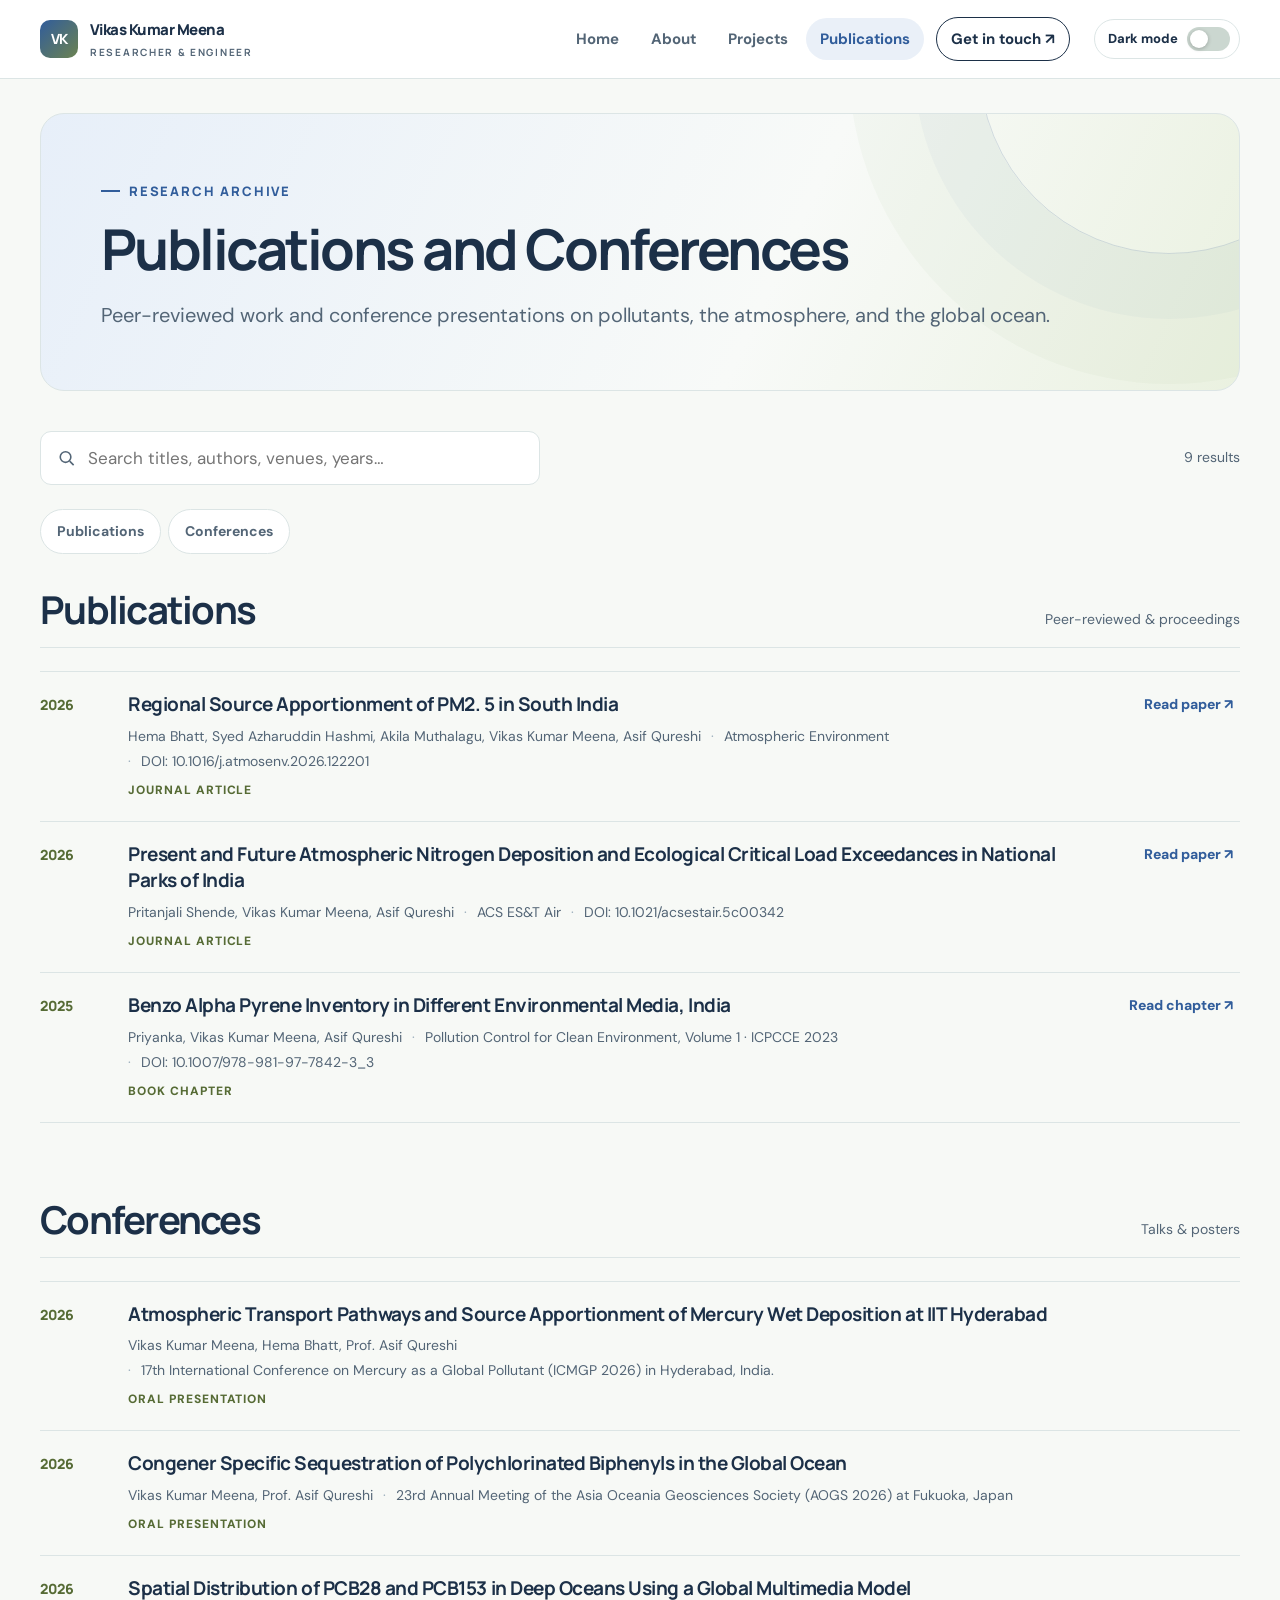
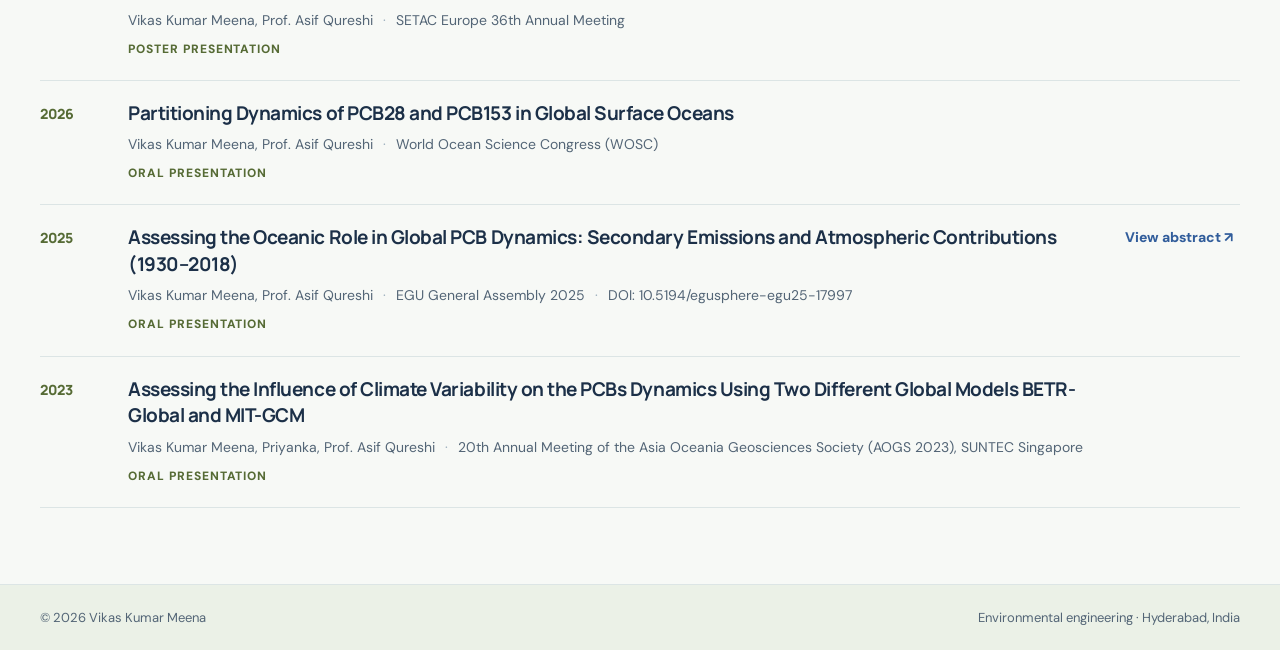
<file: publication.html>
<!doctype html>
<html lang="en">
<head>
  <meta charset="utf-8">
  <meta name="viewport" content="width=device-width, initial-scale=1">
  <meta name="description" content="Journal publications and conference presentations by Vikas Kumar Meena on environmental pollution, ocean dynamics, and atmospheric processes.">
  <title>Publications & Conferences — Vikas Kumar Meena</title>
  <script src="js/site.js"></script>
  <link rel="stylesheet" href="css/base.css">
  <link rel="stylesheet" href="css/site.css">
  <script src="js/catalog.js" defer></script>
</head>
<body>
  <a class="skip-link" href="#main">Skip to content</a>
  <header class="site-header">
    <div class="nav-shell">
      <a class="brand" href="index.html" aria-label="Vikas Kumar Meena, home">
        <span class="brand-mark">VK</span>
        <span class="brand-copy"><strong>Vikas Kumar Meena</strong><small>Researcher & Engineer</small></span>
      </a>
      <button class="menu-toggle" type="button" aria-controls="primary-navigation" aria-expanded="false" aria-label="Open navigation"><span></span><span></span></button>
      <nav class="site-nav" id="primary-navigation" aria-label="Main navigation">
        <ul class="nav-list">
          <li><a href="index.html">Home</a></li>
          <li><a href="about.html">About</a></li>
          <li><a href="projects.html">Projects</a></li>
          <li><a href="publication.html" aria-current="page">Publications</a></li>
          <li><a class="nav-contact" href="contact.html">Get in touch ↗</a></li>
        </ul>
      </nav>
      <button class="theme-toggle" type="button" data-theme-toggle aria-label="Dark mode" aria-pressed="false">
        <span class="theme-toggle-label">Dark mode</span>
        <span class="theme-toggle-track" aria-hidden="true"><span class="theme-toggle-thumb"></span></span>
      </button>
    </div>
  </header>

  <main id="main" class="page-main container">
    <!-- Page introduction and search -->
    <div class="page-intro">
      <span class="eyebrow">Research archive</span>
      <h1>Publications and Conferences</h1>
      <p class="lead">Peer-reviewed work and conference presentations on pollutants, the atmosphere, and the global ocean.</p>
    </div>
    <div class="catalog-toolbar">
      <label class="search-field">
        <svg viewBox="0 0 24 24" aria-hidden="true"><circle cx="10.8" cy="10.8" r="6.7"/><path d="m16 16 5 5"/></svg>
        <input type="search" data-catalog-search aria-label="Search publications and conferences" placeholder="Search titles, authors, venues, years…" autocomplete="off">
      </label>
      <p class="result-count" data-result-count role="status" aria-live="polite">6 entries</p>
    </div>
    <nav class="anchor-tabs" aria-label="Publication page sections">
      <a href="#publications">Publications</a><a href="#conferences">Conferences</a>
    </nav>

    <!-- Journal articles and chapters -->
    <section id="publications" class="catalog-section" data-catalog-section>
      <div class="catalog-heading">
        <h2>Publications</h2><span>Peer-reviewed & proceedings</span>
      </div>
      <div class="publication-list">

        <article class="publication-row searchable-entry">
          <time class="publication-year">2026</time>
          <div>
            <h3>Regional Source Apportionment of PM2. 5 in South India</h3>
            <div class="publication-meta"><span>Hema Bhatt, Syed Azharuddin Hashmi, Akila Muthalagu, Vikas Kumar Meena, Asif Qureshi</span><span>Atmospheric Environment</span><span>DOI: 10.1016/j.atmosenv.2026.122201</span></div>
            <span class="publication-type">Journal article</span>
          </div>
          <a class="publication-action" href="https://linkinghub.elsevier.com/retrieve/pii/S1352231026004310" target="_blank" rel="noopener noreferrer" aria-label="Read Regional Source Apportionment of PM2. 5 in South India paper">Read paper ↗</a>
        </article>
        
        <article class="publication-row searchable-entry">
          <time class="publication-year">2026</time>
          <div>
            <h3>Present and Future Atmospheric Nitrogen Deposition and Ecological Critical Load Exceedances in National Parks of India</h3>
            <div class="publication-meta"><span>Pritanjali Shende, Vikas Kumar Meena, Asif Qureshi</span><span>ACS ES&T Air</span><span>DOI: 10.1021/acsestair.5c00342</span></div>
            <span class="publication-type">Journal article</span>
          </div>
          <a class="publication-action" href="https://doi.org/10.1021/acsestair.5c00342" target="_blank" rel="noopener noreferrer" aria-label="Read Present and Future Atmospheric Nitrogen Deposition paper">Read paper ↗</a>
        </article>
        
        <article class="publication-row searchable-entry">
          <time class="publication-year">2025</time>
          <div>
            <h3>Benzo Alpha Pyrene Inventory in Different Environmental Media, India</h3>
            <div class="publication-meta"><span>Priyanka, Vikas Kumar Meena, Asif Qureshi</span><span>Pollution Control for Clean Environment, Volume 1 · ICPCCE 2023</span><span>DOI: 10.1007/978-981-97-7842-3_3</span></div>
            <span class="publication-type">Book chapter</span>
          </div>
          <a class="publication-action" href="https://link.springer.com/chapter/10.1007/978-981-97-7842-3_3" target="_blank" rel="noopener noreferrer" aria-label="Read Benzo Alpha Pyrene Inventory chapter">Read chapter ↗</a>
        </article>
        
      </div>
      <div class="empty-state"><strong>No publications found.</strong>Try a different title, author, or year.</div>
    </section>

    <!-- Conference talks and posters -->
    <section id="conferences" class="catalog-section" data-catalog-section>
      <div class="catalog-heading">
        <h2>Conferences</h2><span>Talks & posters</span>
      </div>
      <div class="publication-list">

        <article class="publication-row searchable-entry">
          <time class="publication-year">2026</time>
          <div>
            <h3>Atmospheric Transport Pathways and Source Apportionment of Mercury Wet Deposition at IIT Hyderabad</h3>
            <div class="publication-meta"><span>Vikas Kumar Meena, Hema Bhatt, Prof. Asif Qureshi</span><span>17th International Conference on Mercury as a Global Pollutant (ICMGP 2026) in Hyderabad, India.</span></div>
            <span class="publication-type">Oral presentation</span>
          </div>
        </article>

        <article class="publication-row searchable-entry">
          <time class="publication-year">2026</time>
          <div>
            <h3>Congener Specific Sequestration of Polychlorinated Biphenyls in the Global Ocean</h3>
            <div class="publication-meta"><span>Vikas Kumar Meena, Prof. Asif Qureshi</span><span>23rd Annual Meeting of the Asia Oceania Geosciences Society (AOGS 2026) at Fukuoka, Japan</span></div>
            <span class="publication-type">Oral presentation</span>
          </div>
        </article>
        
        <article class="publication-row searchable-entry">
          <time class="publication-year">2026</time>
          <div>
            <h3>Spatial Distribution of PCB28 and PCB153 in Deep Oceans Using a Global Multimedia Model</h3>
            <div class="publication-meta"><span>Vikas Kumar Meena, Prof. Asif Qureshi</span><span>SETAC Europe 36th Annual Meeting</span></div>
            <span class="publication-type">Poster presentation</span>
          </div>
        </article>
        
        <article class="publication-row searchable-entry">
          <time class="publication-year">2026</time>
          <div>
            <h3>Partitioning Dynamics of PCB28 and PCB153 in Global Surface Oceans</h3>
            <div class="publication-meta"><span>Vikas Kumar Meena, Prof. Asif Qureshi</span><span>World Ocean Science Congress (WOSC)</span></div>
            <span class="publication-type">Oral presentation</span>
          </div>
        </article>
        
        <article class="publication-row searchable-entry">
          <time class="publication-year">2025</time>
          <div>
            <h3>Assessing the Oceanic Role in Global PCB Dynamics: Secondary Emissions and Atmospheric Contributions (1930–2018)</h3>
            <div class="publication-meta"><span>Vikas Kumar Meena, Prof. Asif Qureshi</span><span>EGU General Assembly 2025</span><span>DOI: 10.5194/egusphere-egu25-17997</span></div>
            <span class="publication-type">Oral presentation</span>
          </div>
          <a class="publication-action" href="https://doi.org/10.5194/egusphere-egu25-17997" target="_blank" rel="noopener noreferrer" aria-label="View EGU General Assembly presentation">View abstract ↗</a>
        </article>
        
        <article class="publication-row searchable-entry">
          <time class="publication-year">2023</time>
          <div>
            <h3>Assessing the Influence of Climate Variability on the PCBs Dynamics Using Two Different Global Models BETR-Global and MIT-GCM</h3>
            <div class="publication-meta"><span>Vikas Kumar Meena, Priyanka, Prof. Asif Qureshi</span><span>20th Annual Meeting of the Asia Oceania Geosciences Society (AOGS 2023), SUNTEC Singapore</span></div>
            <span class="publication-type">Oral presentation</span>
          </div>
        </article>
        
      </div>
      <div class="empty-state"><strong>No conferences found.</strong>Try a different title, venue, or year.</div>
    </section>
  </main>

  <footer class="site-footer site-footer--simple">
    <div class="container footer-bottom">
      <p>© 2026 Vikas Kumar Meena</p>
      <p>Environmental engineering · Hyderabad, India</p>
    </div>
  </footer>
</body>
</html>
</file>
<file: css/base.css>
@import url("https://fonts.googleapis.com/css2?family=DM+Sans:wght@400;500;600;700&family=Manrope:wght@400;500;600;700;800&display=swap");

/* Shared light palette and page surfaces */
:root{
  color-scheme:light;
  --ink:#1c3048;--muted:#536576;
  --blue:#315d9b;--blue-hover:#244a81;--on-blue:#fff;--blue-soft:#eaf0f8;
  --olive:#566b35;--olive-soft:#edf2e3;
  --paper:#f7f9f6;--surface:#fff;--line:#dce5e5;
  --header-bg:rgba(255,255,255,.94);
  --hero-bg:linear-gradient(115deg,#e5eef8 0%,#f5f8f7 54%,#e9f0dc 100%);
  --intro-bg:linear-gradient(115deg,#e7eff9 0%,#f8faf8 61%,#eaf1e0 100%);
  --about-bg:linear-gradient(115deg,#e9f1fa,#f9fbf8 58%,#edf2e4);
  --research-bg:linear-gradient(115deg,#f1f5e9,#fff 55%,#eef4fa);
  --feature-bg:linear-gradient(135deg,#dfebf8,#edf3f9 65%,#f1f5e8);
  --dialog-media-bg:linear-gradient(145deg,#e8f0f8,#f2f5ec);
  --footer-bg:#ebf1e7;--row-hover:rgba(232,240,248,.7);
  --shadow:0 24px 60px rgba(34,63,89,.10);
}

/* Matching blue and olive palette for dark mode */
html[data-theme=dark]{
  color-scheme:dark;
  --ink:#edf4f1;--muted:#b7c8ce;
  --blue:#a7caff;--blue-hover:#c3d9ff;--on-blue:#142333;--blue-soft:#263d50;
  --olive:#c8d994;--olive-soft:#2d4037;
  --paper:#101b25;--surface:#1a2b36;--line:#38505d;
  --header-bg:rgba(18,31,42,.96);
  --hero-bg:linear-gradient(115deg,#1d374a 0%,#182a33 54%,#2a392d 100%);
  --intro-bg:linear-gradient(115deg,#203b4d 0%,#1a2d37 61%,#2b3b2e 100%);
  --about-bg:linear-gradient(115deg,#203a4c,#1b2d37 58%,#293b2e);
  --research-bg:linear-gradient(115deg,#26392d,#1a2b36 55%,#20394b);
  --feature-bg:linear-gradient(135deg,#263f53,#203747 65%,#30402d);
  --dialog-media-bg:linear-gradient(145deg,#254154,#2d4033);
  --footer-bg:#192c27;--row-hover:rgba(115,157,193,.12);
  --shadow:0 24px 60px rgba(0,0,0,.26);
}

/* Document defaults */
*,*::before,*::after{box-sizing:border-box}
html{scroll-behavior:smooth}
body{margin:0;background:var(--paper);color:var(--ink);font:400 17px/1.65 "DM Sans","Segoe UI",sans-serif}
p{text-align:justify;hyphens:none;word-break:normal;overflow-wrap:break-word;text-align-last:left}
body.dialog-open{overflow:hidden}
img{display:block;max-width:100%}
a{color:inherit}
button,input{font:inherit}
button{cursor:pointer}
::selection{background:var(--blue-soft);color:var(--ink)}
:focus-visible{outline:3px solid var(--blue);outline-offset:3px}
.skip-link{position:absolute;left:16px;top:-60px;z-index:1000;padding:10px 14px;background:var(--ink);color:var(--paper);border-radius:8px}
.skip-link:focus{top:12px}

/* Header and navigation */
.site-header{position:sticky;top:0;z-index:100;border-bottom:1px solid var(--line);background:var(--header-bg);backdrop-filter:blur(18px)}
.nav-shell{width:min(100% - 48px,1200px);min-height:78px;margin:auto;display:flex;align-items:center;gap:24px}
.brand{display:inline-flex;align-items:center;gap:12px;text-decoration:none;white-space:nowrap}
.brand-mark{width:38px;height:38px;display:grid;place-items:center;border-radius:10px;background:linear-gradient(135deg,#315d9b,#6c8351);color:#fff;font:800 14px/1 "Manrope",sans-serif;letter-spacing:-.06em}
.brand-copy{display:grid;line-height:1.1}
.brand-copy strong{font:800 15px "Manrope",sans-serif;letter-spacing:-.035em}
.brand-copy small{color:var(--muted);font:700 10px "Manrope",sans-serif;letter-spacing:.17em;text-transform:uppercase;margin-top:5px}
.site-nav{margin-left:auto}
.nav-list{display:flex;align-items:center;gap:4px;padding:0;margin:0;list-style:none}
.nav-list a{display:block;padding:9px 14px;border-radius:999px;color:var(--muted);font-size:15px;font-weight:700;text-decoration:none;transition:background .2s,color .2s}
.nav-list a:hover,.nav-list a[aria-current=page]{background:var(--blue-soft);color:var(--blue)}
.nav-list .nav-contact{margin-left:8px;border:1px solid var(--ink);color:var(--ink)}
.nav-list .nav-contact:hover,.nav-list .nav-contact[aria-current=page]{background:var(--ink);color:var(--paper)}
.menu-toggle{display:none;width:42px;height:42px;margin-left:auto;border:1px solid var(--line);border-radius:11px;background:var(--surface);align-items:center;justify-content:center;flex-direction:column;gap:5px}
.menu-toggle span{width:18px;height:2px;border-radius:2px;background:var(--ink);transition:transform .2s}
.menu-toggle[aria-expanded=true] span:first-child{transform:translateY(3.5px) rotate(45deg)}
.menu-toggle[aria-expanded=true] span:last-child{transform:translateY(-3.5px) rotate(-45deg)}
.theme-toggle{display:inline-flex;align-items:center;gap:9px;flex:none;min-height:40px;padding:6px 9px 6px 13px;border:1px solid var(--line);border-radius:999px;background:var(--surface);color:var(--ink);font-size:13px;font-weight:800;white-space:nowrap}
.theme-toggle:hover{border-color:var(--blue)}
.theme-toggle-track{position:relative;display:block;width:43px;height:24px;border-radius:999px;background:#cbd7d0;transition:background .2s}
.theme-toggle-thumb{position:absolute;left:3px;top:3px;width:18px;height:18px;border-radius:50%;background:#fff;box-shadow:0 1px 4px rgba(0,0,0,.24);transition:transform .2s}
html[data-theme=dark] .theme-toggle-track{background:var(--olive)}
html[data-theme=dark] .theme-toggle-thumb{transform:translateX(19px)}

/* Shared content and typography */
.container{width:min(100% - 48px,1200px);margin-inline:auto}
.page-main{min-height:calc(100vh - 335px)}
.eyebrow{display:inline-flex;align-items:center;gap:9px;color:var(--blue);font:800 13px/1.3 "Manrope",sans-serif;letter-spacing:.14em;text-transform:uppercase}
.eyebrow::before{content:"";width:19px;height:2px;background:currentColor}
h1,h2,h3,p{margin-top:0}
h1,h2,h3{font-family:"Manrope","Segoe UI",sans-serif;letter-spacing:-.045em;line-height:1.15;text-wrap:balance}
h1{font-size:clamp(37px,4.4vw,58px)}
h2{font-size:clamp(28px,3vw,40px)}
h3{font-size:21px}
.lead{max-width:700px;color:var(--muted);font-size:clamp(17px,1.8vw,20px);line-height:1.7}
.page-intro{position:relative;isolation:isolate;overflow:hidden;margin:34px 0 40px;padding:58px 60px;border:1px solid var(--line);border-radius:24px;background:var(--intro-bg)}
.page-intro::after{content:"";position:absolute;z-index:-1;width:380px;height:380px;right:-120px;top:-240px;border:1px solid rgba(66,101,151,.20);border-radius:50%;box-shadow:0 0 0 65px rgba(66,101,151,.04),0 0 0 130px rgba(101,130,62,.035)}
.page-intro h1{max-width:880px;margin:17px 0 16px}
.page-intro .lead{max-width:none;margin-bottom:0}
.section-heading{display:flex;align-items:end;justify-content:space-between;gap:24px;margin-bottom:25px}
.section-heading h2{margin:7px 0 0}
.section-heading p{color:var(--muted);margin:0;max-width:480px}
.section-link{flex:none;color:var(--blue);font-size:15px;font-weight:800;text-decoration:none;border-bottom:1px solid currentColor;padding-bottom:2px}
.section-link:hover{color:var(--ink)}
.button{display:inline-flex;align-items:center;justify-content:center;gap:12px;min-height:50px;padding:11px 21px;border-radius:9px;border:1px solid var(--blue);background:var(--blue);color:var(--on-blue);font-size:15px;font-weight:800;text-decoration:none;transition:transform .2s,background .2s,border-color .2s}
.button:hover{transform:translateY(-2px);background:var(--blue-hover);border-color:var(--blue-hover)}
.button.secondary{color:var(--ink);background:transparent;border-color:var(--line)}
.button.secondary:hover{background:var(--blue-soft);border-color:var(--blue)}
.pill{display:inline-flex;align-items:center;gap:5px;padding:6px 11px;border-radius:100px;background:var(--olive-soft);color:var(--olive);font-size:13px;font-weight:800;line-height:1.3;white-space:nowrap}
.section-divider{height:1px;background:var(--line);margin:78px 0}
.anchor-tabs{display:flex;align-items:center;gap:7px;flex-wrap:wrap}
.anchor-tabs a{display:inline-flex;padding:10px 16px;border:1px solid var(--line);border-radius:100px;background:var(--surface);color:var(--muted);font-size:14px;font-weight:700;text-decoration:none}
.anchor-tabs a:hover{border-color:var(--blue);color:var(--blue)}
section[id]{scroll-margin-top:110px}

/* Footer */
.site-footer{margin-top:100px;background:var(--footer-bg);color:var(--ink);border-top:1px solid var(--line)}
.footer-main{display:flex;justify-content:space-between;gap:35px;padding:48px 0 40px}
.footer-main h2{max-width:590px;margin:10px 0 0;color:var(--ink);font-size:clamp(25px,3vw,37px)}
.footer-main .eyebrow{color:var(--olive)}
.footer-main a{align-self:center;border:1px solid var(--blue);color:var(--blue)}
.footer-main .button.secondary{color:var(--blue);background:transparent;border-color:var(--blue)}
.footer-main .button.secondary:hover{color:var(--on-blue);background:var(--blue);border-color:var(--blue)}
.footer-bottom{display:flex;justify-content:space-between;gap:18px;padding:18px 0 22px;border-top:1px solid var(--line);color:var(--muted);font-size:13px}
.footer-bottom p{margin:0}
.footer-bottom a{color:var(--blue);text-decoration:none}
.site-footer--simple{margin-top:76px}
.site-footer--simple .footer-bottom{padding:22px 0;border-top:0}
/* Responsive layout */
@media(max-width:1020px){
 .nav-shell{width:min(100% - 36px,1200px);min-height:68px;gap:9px}
 .menu-toggle{display:flex}
 .theme-toggle{order:2;margin-left:auto}
 .menu-toggle{order:3;margin-left:0}
 .site-nav{display:none;position:absolute;top:68px;left:0;right:0;margin:0;padding:10px 18px 18px;background:var(--surface);border-bottom:1px solid var(--line);box-shadow:var(--shadow)}
 .site-nav.is-open{display:block}
 .nav-list{display:grid;gap:3px}
 .nav-list a{padding:12px 14px;font-size:15px}
 .nav-list .nav-contact{margin:7px 0 0;text-align:center}
}
@media(max-width:820px){
 .container{width:min(100% - 36px,1200px)}
 .page-intro{margin:22px 0 32px;padding:38px 28px}
 .section-heading{align-items:start;flex-direction:column;gap:10px}
 .section-divider{margin:55px 0}
 .footer-main{flex-direction:column;padding:42px 0 34px}
 .footer-main a{align-self:start}
}
@media(max-width:600px){p{text-align:left}.theme-toggle{width:42px;padding:6px}.theme-toggle-label{display:none}}
@media(max-width:420px){.brand{gap:8px}.brand-copy strong{font-size:13px}.brand-copy small{display:none}}
@media(max-width:520px){.footer-bottom{flex-direction:column}}
@media(prefers-reduced-motion:reduce){html{scroll-behavior:auto}*,*::before,*::after{animation-duration:.01ms!important;transition-duration:.01ms!important}}
</file>
<file: css/site.css>
/* Home */
.home-hero{position:relative;overflow:hidden;background:var(--hero-bg);color:var(--ink)}
.home-hero::before{content:"";position:absolute;inset:0;background:radial-gradient(circle at 82% 22%,rgba(139,174,221,.30),transparent 34%),radial-gradient(circle at 14% 90%,rgba(172,194,132,.20),transparent 32%);pointer-events:none}
.home-hero::after{content:"";position:absolute;width:760px;height:760px;right:-260px;bottom:-610px;border:1px solid rgba(69,104,154,.19);border-radius:50%;box-shadow:0 0 0 130px rgba(82,118,167,.045),0 0 0 260px rgba(117,145,78,.035)}
.hero-grid{position:relative;z-index:1;display:grid;grid-template-columns:1.1fr .9fr;align-items:center;gap:8%;min-height:680px;padding:70px 0 85px}
.hero-copy .eyebrow{color:var(--olive)}
.hero-copy h1{max-width:700px;margin:23px 0 23px;font-size:clamp(40px,5vw,66px)}
.hero-copy h1 em{font-style:normal;color:var(--olive)}
.hero-copy p{max-width:590px;color:var(--muted);font-size:19px;line-height:1.75}
.hero-actions{display:flex;flex-wrap:wrap;gap:12px;margin-top:32px}
.hero-actions .button{background:var(--blue);border-color:var(--blue);color:var(--on-blue)}
.hero-actions .button:hover{background:var(--blue-hover);border-color:var(--blue-hover)}
.hero-actions .button.secondary{color:var(--ink);background:var(--surface);border-color:var(--line)}
.hero-actions .button.secondary:hover{background:var(--blue-soft)}
.hero-visual{position:relative;width:min(100%,430px);margin-left:auto}
.hero-visual img{width:100%;height:490px;object-fit:cover;object-position:center 35%;border:1px solid var(--line);border-radius:210px 210px 16px 16px;box-shadow:var(--shadow);filter:saturate(.9)}
.home-section{padding-top:88px}
.focus-grid{display:grid;grid-template-columns:repeat(3,1fr);gap:16px}
.focus-card{min-height:242px;padding:27px;border:1px solid var(--line);border-radius:16px;background:var(--surface);box-shadow:0 8px 24px rgba(15,48,54,.035)}
.focus-card .number{display:block;margin-bottom:35px;color:var(--olive);font:800 13px "Manrope",sans-serif;letter-spacing:.15em}
.focus-card h3{margin-bottom:9px;font-size:23px}
.focus-card p{color:var(--muted);font-size:16px;line-height:1.65;margin:0}
.feature-grid{display:grid;grid-template-columns:1.2fr .8fr;gap:18px}
.feature-card{display:flex;flex-direction:column;justify-content:space-between;min-height:290px;padding:31px;border:1px solid var(--line);border-radius:18px;background:var(--surface);text-decoration:none;transition:transform .2s,box-shadow .2s}
.feature-card:hover{transform:translateY(-3px);box-shadow:var(--shadow)}
.feature-card.featured{background:var(--feature-bg);color:var(--ink);border-color:var(--line)}
.feature-card .pill{align-self:start}
.feature-card h3{max-width:510px;margin:14px 0 9px;font-size:clamp(22px,2.8vw,32px)}
.feature-card p{margin:0;color:var(--muted);font-size:16px}
.feature-card.featured p{color:var(--muted)}
.feature-arrow{align-self:end;font-size:25px}

/* About */
.about-hero{display:grid;grid-template-columns:minmax(0,1.3fr) minmax(0,.7fr);align-items:center;gap:7%;overflow:hidden;margin:34px 0 30px;padding:58px 54px;border:1px solid var(--line);border-radius:24px;background:var(--about-bg)}
.about-hero h1{margin:18px 0}
.about-hero .lead{margin-bottom:25px}
.about-portrait{position:relative;max-width:350px;margin:0 0 0 auto}
.about-portrait img{width:100%;aspect-ratio:1;object-fit:cover;border:1px solid var(--line);border-radius:18px;box-shadow:var(--shadow)}
.about-portrait small{display:block;padding:12px 0 0;color:var(--muted);font-size:14px;text-align:center}
.about-tabs{padding-bottom:24px;border-bottom:1px solid var(--line)}
.about-section{padding-top:68px}
.research-panel{display:grid;grid-template-columns:.65fr 1.35fr;gap:55px;padding:38px;border:1px solid var(--line);border-radius:18px;background:var(--research-bg)}
.research-panel h2{margin:9px 0 0}
.research-panel p{color:var(--muted)}
.topic-list{display:flex;flex-wrap:wrap;gap:9px;margin-top:20px}
.topic-list span{padding:8px 13px;border-radius:8px;background:var(--olive-soft);color:var(--olive);font-size:14px;font-weight:700}
.timeline{border-top:1px solid var(--line)}
.timeline-item{display:grid;grid-template-columns:125px 1fr auto;align-items:start;gap:25px;padding:23px 0;border-bottom:1px solid var(--line)}
.timeline-item time{color:var(--blue);font-size:14px;font-weight:800}
.timeline-item h3{margin:0 0 4px}
.timeline-item p{margin:0;color:var(--muted);font-size:15px}
.timeline-item img{width:52px;height:52px;object-fit:contain}
.skill-grid{display:grid;grid-template-columns:repeat(2,1fr);gap:14px}
.skill-group{padding:25px;border:1px solid var(--line);border-radius:14px;background:var(--surface)}
.skill-group h3{margin-bottom:17px;font-size:19px}
.skill-group .topic-list{margin:0}
.compact-list{display:grid;grid-template-columns:repeat(2,1fr);gap:0 30px;border-top:1px solid var(--line)}
.compact-row{display:grid;grid-template-columns:1fr auto;gap:15px;padding:17px 0;border-bottom:1px solid var(--line)}
.compact-row strong{font-size:16px;line-height:1.45}
.compact-row small{display:block;margin-top:5px;color:var(--muted);font-size:14px}
.compact-row time{color:var(--blue);font-size:13px;font-weight:800}

/* Search and catalog */
.catalog-toolbar{display:flex;align-items:center;justify-content:space-between;gap:20px;margin:0 0 24px}
.search-field{position:relative;display:block;flex:1;max-width:500px}
.search-field svg{position:absolute;left:17px;top:50%;width:19px;height:19px;transform:translateY(-50%);fill:none;stroke:var(--muted);stroke-width:2}
.search-field input{width:100%;height:54px;padding:0 17px 0 47px;border:1px solid var(--line);border-radius:11px;background:var(--surface);color:var(--ink);outline:none}
.search-field input:focus{border-color:var(--blue);box-shadow:0 0 0 3px rgba(49,93,155,.13)}
.result-count{margin:0;color:var(--muted);font-size:14px;white-space:nowrap}
.filter-bar{display:flex;flex-wrap:wrap;gap:7px;margin-bottom:25px}
.filter-bar button{padding:9px 15px;border:1px solid var(--line);border-radius:999px;background:var(--surface);color:var(--muted);font-size:14px;font-weight:800}
.filter-bar button:hover,.filter-bar button[aria-pressed=true]{border-color:var(--blue);background:var(--blue);color:var(--on-blue)}
.empty-state{display:none;padding:44px 20px;border:1px dashed var(--line);border-radius:14px;color:var(--muted);text-align:center}
.empty-state.is-visible{display:block}
.empty-state strong{display:block;margin-bottom:5px;color:var(--ink)}
.catalog-section{padding-top:34px}
.catalog-section+.catalog-section{padding-top:75px}
.catalog-heading{display:flex;align-items:baseline;justify-content:space-between;gap:15px;margin:0 0 23px;padding-bottom:15px;border-bottom:1px solid var(--line)}
.catalog-heading h2{margin:0}
.catalog-heading span{color:var(--muted);font-size:14px}

/* Publications */
.publication-list{border-top:1px solid var(--line)}
.publication-row{
  display:grid;
  grid-template-columns:74px minmax(0,1fr) 128px;
  align-items:start;
  gap:14px;
  padding:19px 7px 19px 0;
  border-bottom:1px solid var(--line);
  transition:background .2s;
}
.publication-row:hover{background:var(--row-hover)}
.publication-year{color:var(--olive);font:800 14px "Manrope",sans-serif;padding-top:4px}
.publication-row h3{margin:0 0 8px;font-size:19px;line-height:1.4;letter-spacing:-.025em;text-wrap:wrap}
.publication-meta{display:flex;flex-wrap:wrap;align-items:center;gap:4px 10px;color:var(--muted);font-size:14px;line-height:1.5}
.publication-meta span+span::before{content:"·";margin-right:10px;color:#9aaebc}
.publication-action{
  display:inline-flex;
  align-items:center;
  justify-content:flex-end;
  gap:5px;
  width:128px;
  margin-top:2px;
  color:var(--blue);
  font-size:14px;
  font-weight:800;
  text-decoration:none;
  white-space:nowrap;
}
.publication-action:hover{text-decoration:underline}
.publication-type{display:inline-block;margin-top:9px;color:var(--olive);font-size:12px;font-weight:800;text-transform:uppercase;letter-spacing:.08em}

/* Projects and experience */
.work-grid,.experience-grid{display:grid;grid-template-columns:repeat(3,minmax(0,1fr));gap:15px}
.work-card,.experience-card{display:flex;flex-direction:column;min-width:0;padding:23px;border:1px solid var(--line);border-radius:16px;background:var(--surface);box-shadow:0 8px 24px rgba(15,48,54,.035);transition:transform .2s,box-shadow .2s}
.work-card:hover,.experience-card:hover{transform:translateY(-3px);box-shadow:var(--shadow)}
.work-card[hidden],.experience-card[hidden],.publication-row[hidden]{display:none}
.work-card .pill,.experience-card .pill{align-self:flex-start;margin-bottom:19px}
.work-card h3,.experience-card h3{margin:0 0 8px;font-size:20px;line-height:1.35}
.work-card time,.experience-card time{display:block;margin-bottom:12px;color:var(--blue);font-size:14px;font-weight:800}
.work-card .summary,.experience-card>p:not(.work-detail){margin:0 0 20px;color:var(--muted);font-size:16px;line-height:1.65}
.work-card-bottom{display:flex;align-items:center;justify-content:space-between;flex-wrap:wrap;gap:10px;margin-top:auto}
.work-card-bottom button,.experience-card button{padding:0;border:0;background:none;color:var(--blue);font-size:15px;font-weight:800}
.work-card-bottom button,.work-card-bottom a{white-space:nowrap}
.experience-card button{align-self:flex-start;margin-top:auto}
.work-card-bottom button:hover,.experience-card button:hover,.work-card-bottom a:hover{text-decoration:underline}
.work-card-bottom a{color:var(--blue);font-size:15px;font-weight:800;text-decoration:none}
.work-detail{display:none}

.detail-dialog{width:min(920px,calc(100% - 32px));max-height:calc(100dvh - 40px);padding:0;border:1px solid var(--line);border-radius:22px;background:var(--surface);color:var(--ink);box-shadow:0 32px 90px rgba(0,0,0,.28);overflow:hidden}
.detail-dialog::backdrop{background:rgba(20,43,62,.54);backdrop-filter:blur(5px)}
.dialog-layout{display:grid;grid-template-columns:minmax(0,44%) minmax(0,56%);min-height:min(440px,calc(100dvh - 40px));max-height:calc(100dvh - 40px)}
.dialog-media{display:grid;place-items:center;min-width:0;padding:28px;background:var(--dialog-media-bg);border-right:1px solid var(--line)}
.dialog-image{width:100%;max-height:min(65vh,540px);object-fit:contain;border-radius:12px;box-shadow:0 18px 35px rgba(25,52,69,.12)}
.detail-dialog.no-image{width:min(620px,calc(100% - 32px))}
.detail-dialog.no-image .dialog-layout{display:block;min-height:0}
.detail-dialog.no-image .dialog-media{display:none}
.dialog-content{overflow:auto;padding:48px 44px;max-height:calc(100dvh - 40px)}
.dialog-close{position:absolute;z-index:2;right:17px;top:17px;display:grid;place-items:center;width:40px;height:40px;border:1px solid var(--line);border-radius:50%;background:var(--surface);color:var(--ink);font-size:25px;line-height:1;box-shadow:0 4px 14px rgba(20,43,62,.12)}
.dialog-close:hover{background:var(--blue-soft)}
.dialog-content .eyebrow{display:flex;width:max-content;margin-bottom:25px;font-size:11px}
.dialog-content .pill{margin-bottom:15px}
.dialog-content h2{margin-bottom:12px;font-size:clamp(27px,3vw,38px)}
.dialog-content time{display:block;margin-bottom:24px;color:var(--blue);font-size:14px;font-weight:800}
.dialog-content p{margin-bottom:25px;color:var(--muted);font-size:16px;line-height:1.75}
#dialog-links:not(:empty){display:flex;flex-wrap:wrap;gap:10px;padding-top:20px;border-top:1px solid var(--line)}

/* Contact */
.contact-grid{display:grid;grid-template-columns:1fr 1fr;gap:20px;margin-top:12px}
.contact-panel{padding:35px;border:1px solid var(--line);border-radius:18px;background:var(--surface)}
.contact-panel h2{margin:0 0 12px;font-size:25px}
.contact-panel>p{color:var(--muted);font-size:16px}
.contact-email{display:block;margin:25px 0 10px;color:var(--blue);font:800 clamp(17px,2vw,24px) "Manrope",sans-serif;letter-spacing:-.04em;overflow-wrap:anywhere;text-decoration:none}
.contact-email:hover{text-decoration:underline}
.contact-location{padding-top:20px;border-top:1px solid var(--line);color:var(--muted);font-size:15px;text-align:left}
.social-list{display:grid;gap:0;margin-top:17px;border-top:1px solid var(--line)}
.social-list a{display:flex;align-items:center;justify-content:space-between;gap:12px;padding:11px 0;border-bottom:1px solid var(--line);font-size:16px;font-weight:700;text-decoration:none}
.social-list a:hover{color:var(--blue)}
.social-link-label{display:inline-flex;align-items:center;gap:13px;min-width:0}
.social-icon{display:grid;place-items:center;flex:none;width:38px;height:38px;border:1px solid var(--line);border-radius:10px;background:var(--blue-soft);color:var(--blue)}
.social-list a:nth-child(even) .social-icon{background:var(--olive-soft);color:var(--olive)}
.social-icon svg{width:20px;height:20px;fill:none;stroke:currentColor;stroke-width:2;stroke-linecap:round;stroke-linejoin:round}
.social-monogram{font:800 12px/1 "Manrope",sans-serif;letter-spacing:-.08em}
.social-arrow{flex:none;color:var(--blue);font-size:20px}
.contact-note{margin-top:27px;color:var(--muted);font-size:15px}

/* Responsive layout */
@media(max-width:1000px){
 .hero-grid{gap:5%}.hero-visual img{height:430px}.work-grid,.experience-grid{grid-template-columns:repeat(2,minmax(0,1fr))}
}
@media(max-width:820px){
 .detail-dialog{max-height:calc(100dvh - 32px)}
 .hero-grid{grid-template-columns:1fr;min-height:0;padding:65px 0 55px;gap:45px}
 .hero-visual{width:min(100%,430px);margin:0 auto}
 .hero-visual img{height:450px}
 .home-section{padding-top:65px}
 .focus-grid,.feature-grid,.about-hero,.research-panel,.contact-grid{grid-template-columns:1fr}
 .focus-card{min-height:0}
 .focus-card .number{margin-bottom:22px}
 .about-hero{grid-template-columns:minmax(0,1fr);gap:38px;margin:22px 0 30px;padding:40px 27px}
 .about-portrait{width:min(100%,320px);margin:0 auto}
 .about-tabs{position:relative;padding-top:8px}
 .research-panel{gap:16px;padding:26px}
 .timeline-item{grid-template-columns:95px 1fr;gap:13px}
 .timeline-item img{display:none}
 .compact-list{grid-template-columns:1fr}
 .publication-row{grid-template-columns:52px minmax(0,1fr);gap:12px}
 .publication-action{grid-column:2;justify-content:flex-start;margin-top:-4px}
 .catalog-toolbar{align-items:start;flex-direction:column}
 .search-field{width:100%;max-width:none}
 .result-count{white-space:normal}
 .dialog-layout{display:flex;flex-direction:column;min-height:0;max-height:calc(100dvh - 32px)}
 .dialog-media{flex:none;height:230px;padding:18px;border-right:0;border-bottom:1px solid var(--line)}
 .dialog-image{width:auto;height:100%;max-height:100%}
 .dialog-content{min-height:0;max-height:calc(100dvh - 262px);padding:28px}
 .detail-dialog.no-image .dialog-content{max-height:calc(100dvh - 32px)}
}
@media(max-width:560px){
 .hero-copy p{font-size:17px}
 .hero-visual img{height:390px}
 .skill-grid,.work-grid,.experience-grid{grid-template-columns:1fr}
 .timeline-item{grid-template-columns:1fr;gap:4px}
 .publication-row{padding:16px 0}
 .publication-row h3{font-size:17px}
 .publication-meta span+span::before{margin-right:7px}
}
</file>
<file: admin/admin.css>
:root{color-scheme:light dark;--bg:#f4f6f8;--panel:#fff;--text:#172033;--muted:#667085;--line:#d9dee7;--accent:#2d6cdf;--danger:#c93636;--ok:#19723b}*{box-sizing:border-box}body{margin:0;font-family:Inter,system-ui,sans-serif;background:var(--bg);color:var(--text)}button,input,textarea,select{font:inherit}button{cursor:pointer;border:0;border-radius:10px;padding:10px 14px;font-weight:700}.hidden{display:none!important}.topbar{display:flex;justify-content:space-between;align-items:center;gap:20px;padding:24px max(20px,calc((100vw - 1280px)/2));background:#111827;color:#fff}.topbar h1{margin:0 0 6px}.topbar p{margin:0;opacity:.75}.site-link{color:#fff;text-decoration:none;border:1px solid #ffffff3d;padding:10px 14px;border-radius:10px}.shell{max-width:1280px;margin:24px auto;padding:0 20px 40px}.panel{background:var(--panel);border:1px solid var(--line);border-radius:16px}.auth-panel,.workspace{padding:22px}.auth-row{display:flex;gap:12px;align-items:end;flex-wrap:wrap}.auth-row label{flex:1 1 420px}label{display:grid;gap:7px;font-size:.9rem;font-weight:650}input,textarea,select{width:100%;border:1px solid var(--line);background:transparent;color:inherit;border-radius:10px;padding:10px 12px}textarea{min-height:110px;resize:vertical}.code{min-height:60vh;font-family:ui-monospace,monospace;font-size:13px}.primary{background:var(--accent);color:#fff}.ghost{background:transparent;border:1px solid var(--line);color:inherit}.danger{background:transparent;border:1px solid #c9363659;color:var(--danger)}button:disabled{opacity:.55}.status{min-height:22px;margin-top:10px}.ok{color:var(--ok)}.error{color:var(--danger)}.muted{color:var(--muted)}.app-grid{display:grid;grid-template-columns:210px 1fr;gap:18px;margin-top:18px}.sidebar{padding:10px;align-self:start;position:sticky;top:18px}.nav-btn{width:100%;text-align:left;background:transparent;color:inherit;margin:2px 0}.nav-btn.active{background:#2d6cdf1a;color:var(--accent)}.workspace-head{display:flex;justify-content:space-between;gap:16px;align-items:center;border-bottom:1px solid var(--line);padding-bottom:18px;margin-bottom:20px}.workspace-head h2{margin:0}.workspace-head p{margin:6px 0 0}.workspace-actions{display:flex;gap:8px}.notice{margin-bottom:16px;padding:12px 14px;border-radius:10px;background:#2d6cdf14}.notice.ok{background:#19723b14}.notice.error{background:#c9363614}.form-grid{display:grid;grid-template-columns:repeat(2,minmax(0,1fr));gap:14px}.full{grid-column:1/-1}.list-toolbar{display:flex;justify-content:space-between;align-items:center;margin-bottom:14px}.item-list{display:grid;gap:14px}.item-card{border:1px solid var(--line);border-radius:14px;padding:16px}.item-card-head{display:flex;justify-content:space-between;gap:12px;align-items:center;margin-bottom:14px}.item-card-head h3{margin:0;font-size:1rem}.advanced-controls{display:grid;grid-template-columns:220px 1fr;gap:12px;margin-bottom:12px}.small{font-size:.84rem}@media(max-width:820px){.app-grid{grid-template-columns:1fr}.sidebar{position:static;display:flex;overflow:auto}.nav-btn{width:auto;white-space:nowrap}.workspace-head{align-items:flex-start;flex-direction:column}.form-grid,.advanced-controls{grid-template-columns:1fr}}@media(prefers-color-scheme:dark){:root{--bg:#0f141c;--panel:#171e29;--text:#eef3fb;--muted:#9aa8bb;--line:#2b3544}}
</file>
